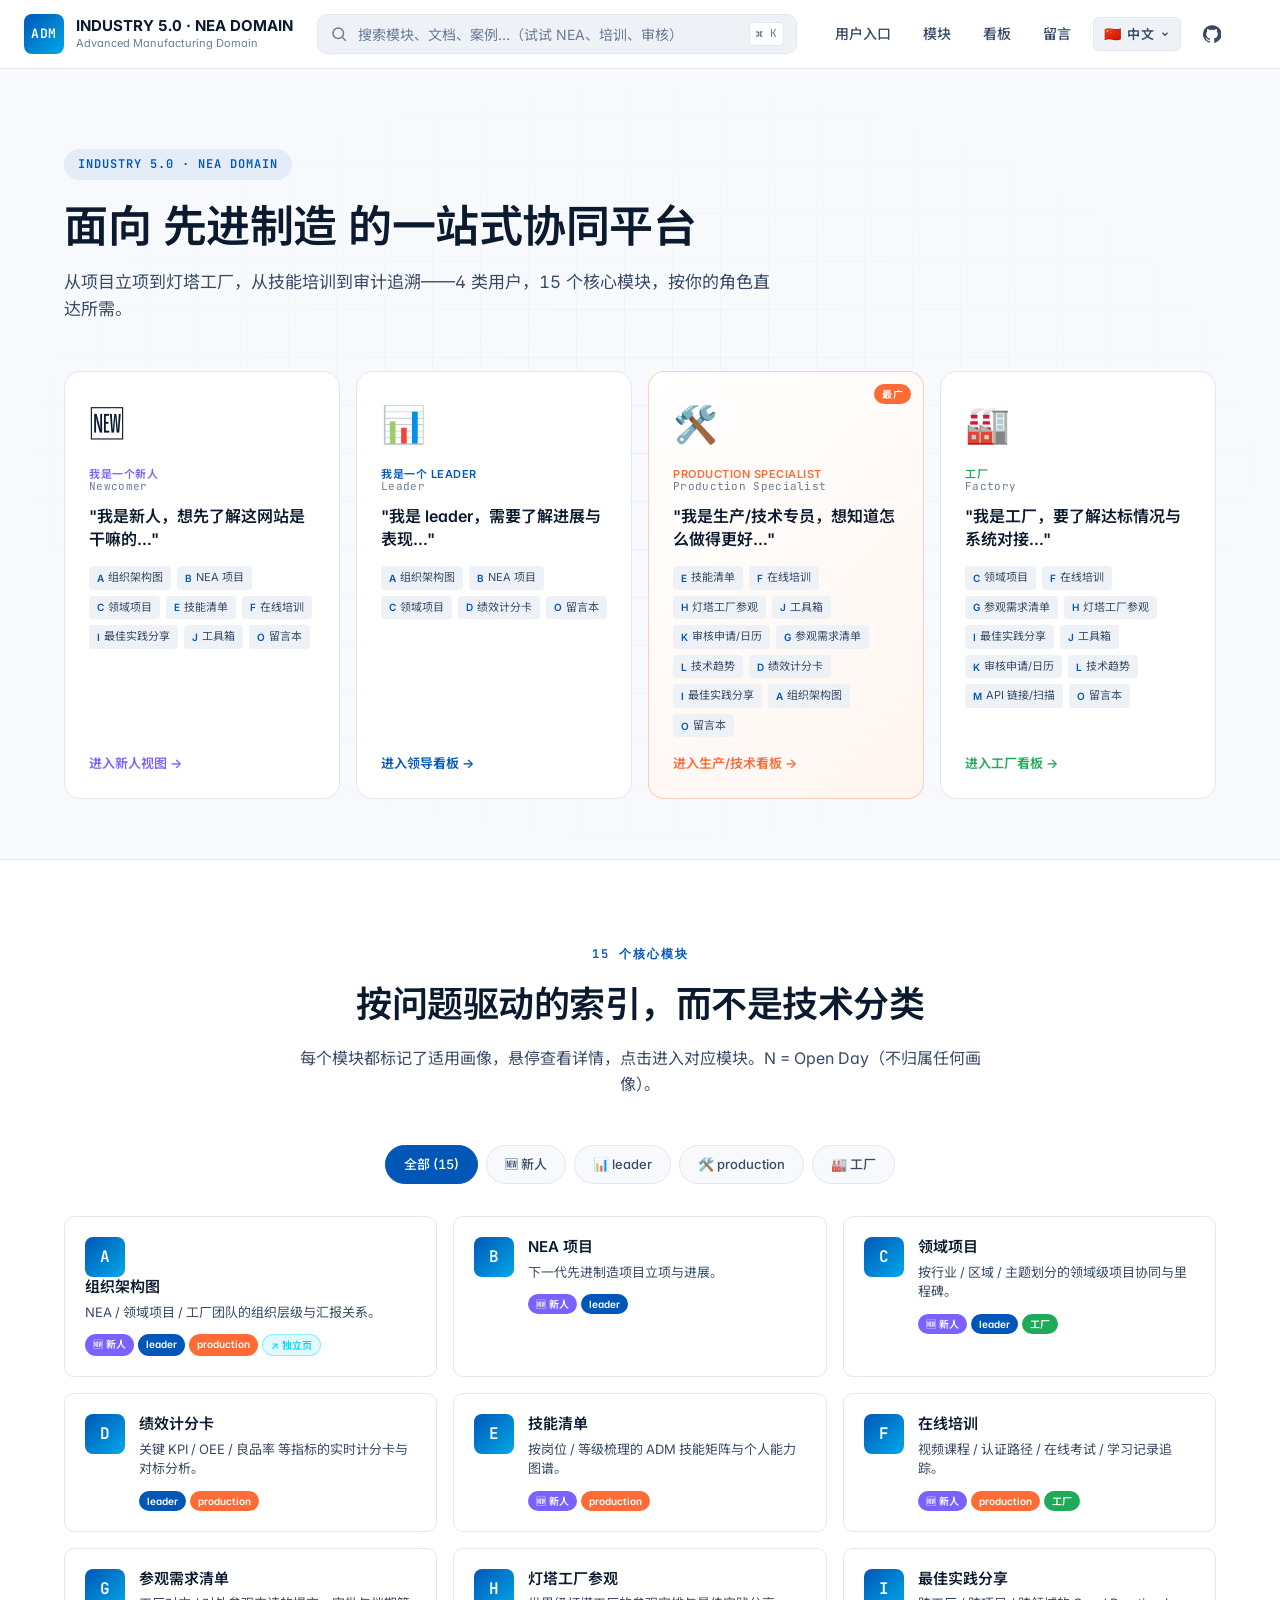
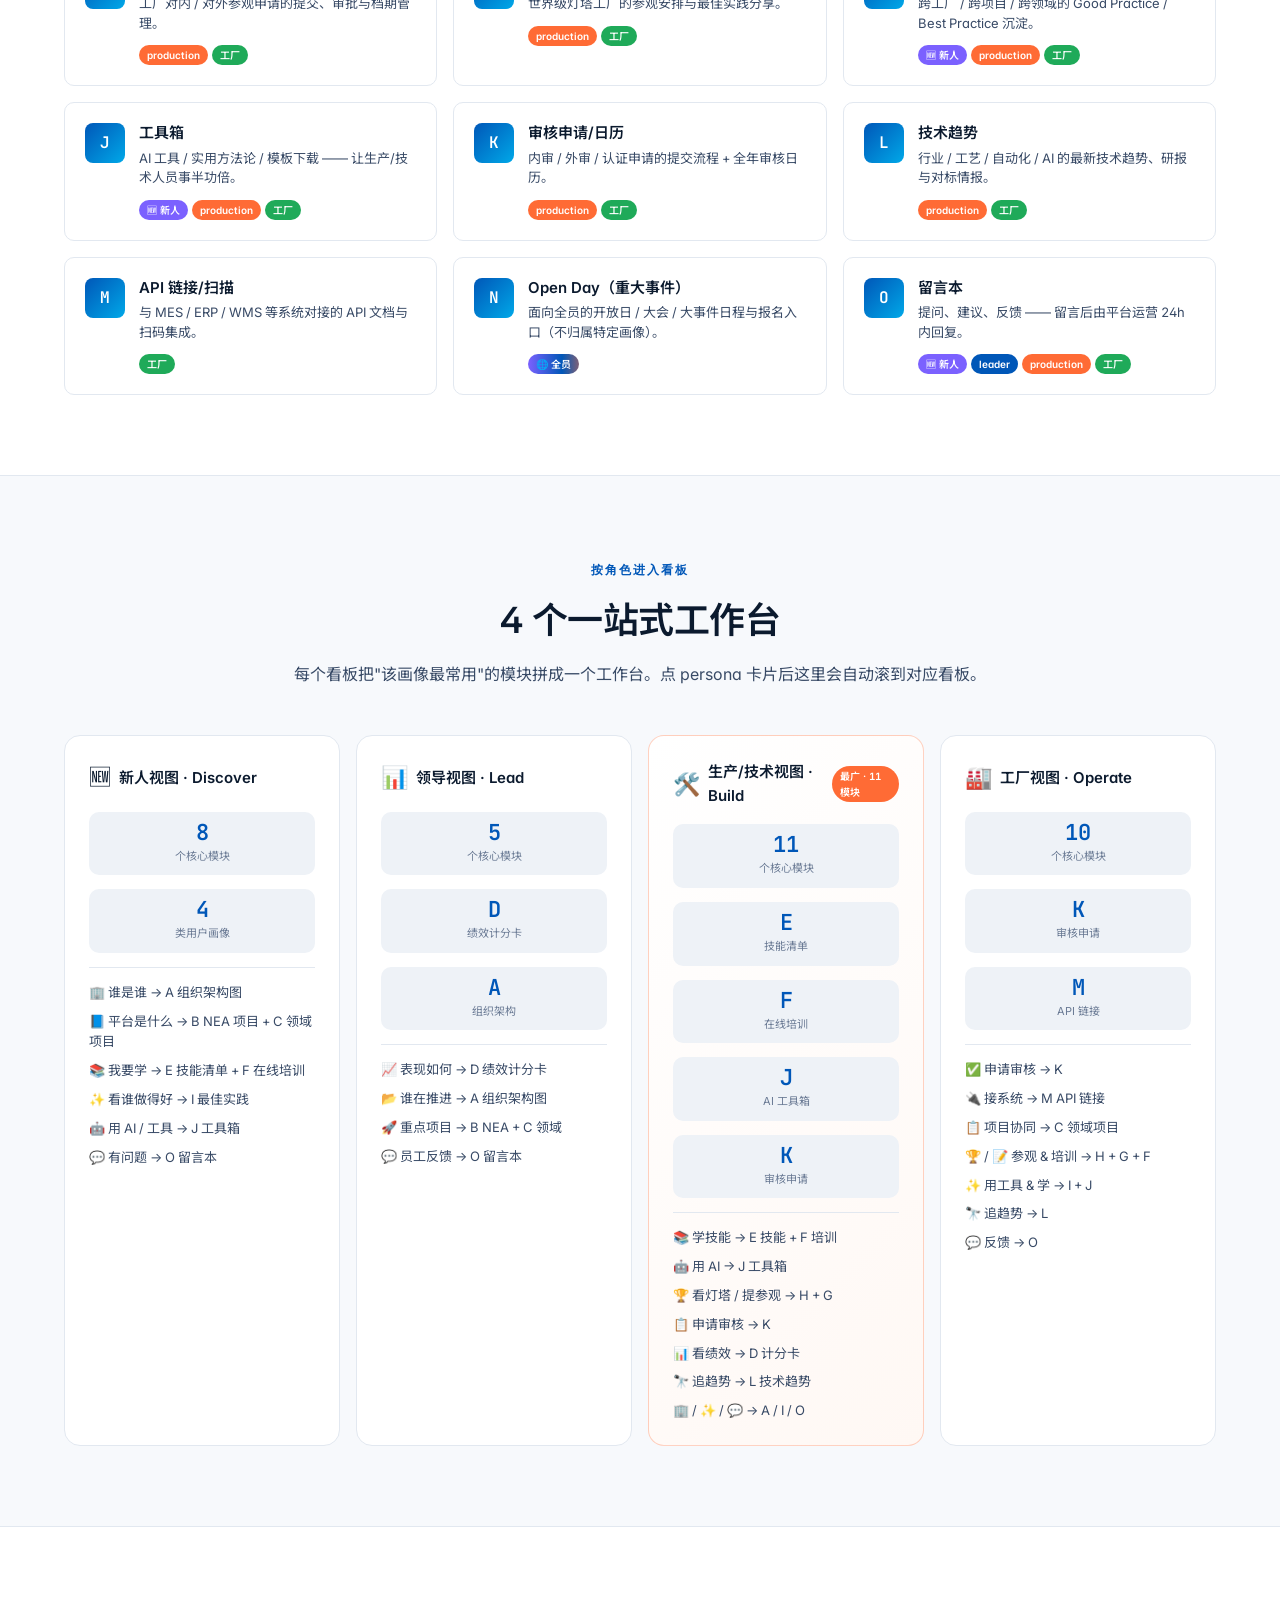
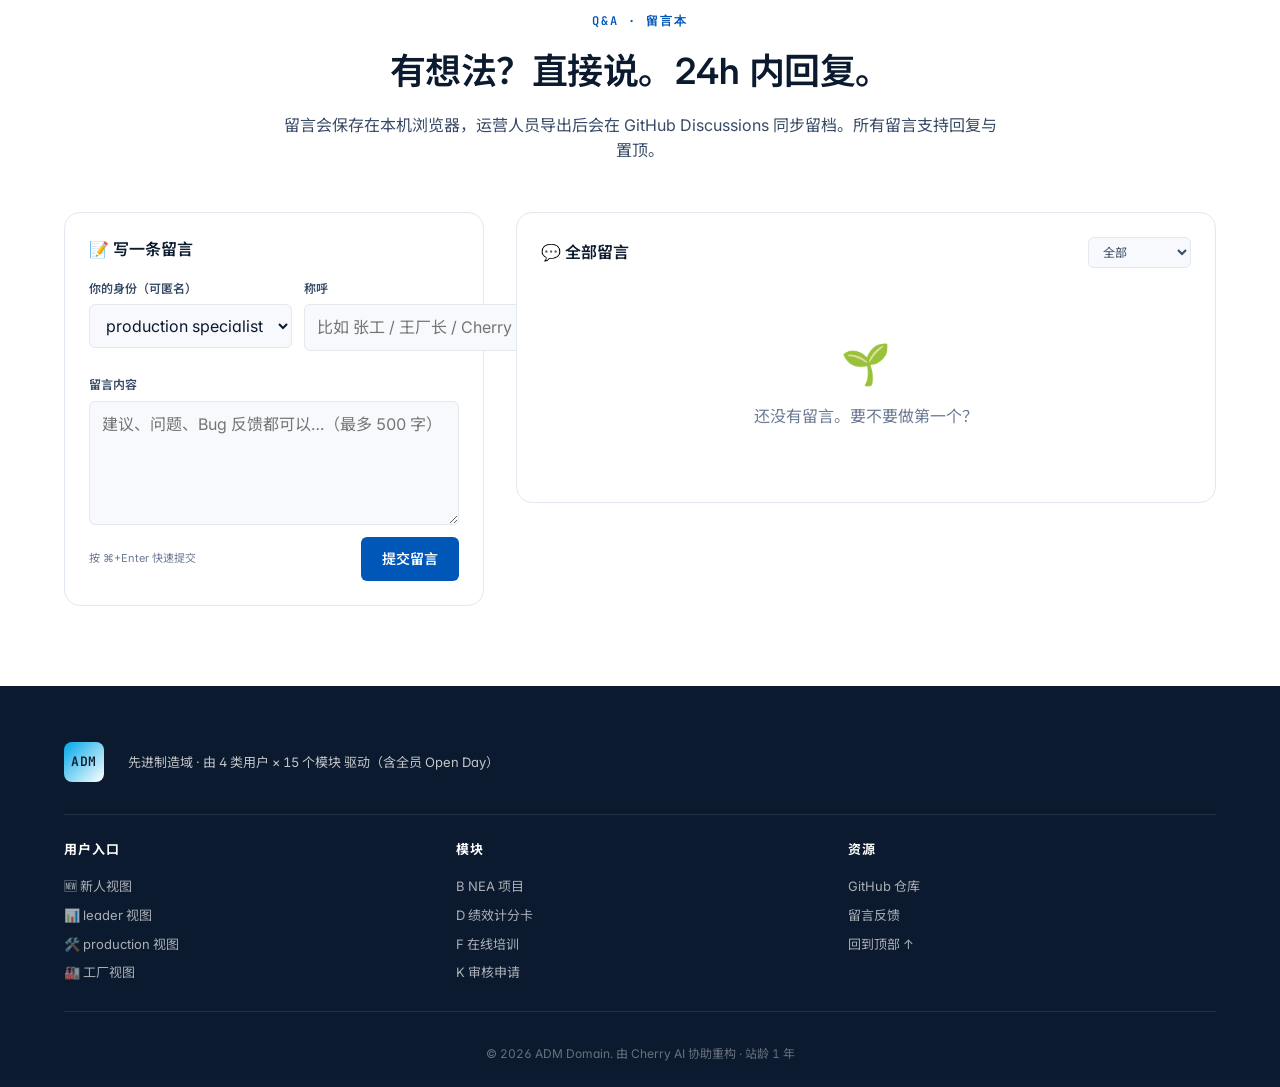
<file: index.html>
<!DOCTYPE html>
<html lang="zh-CN">
<head>
    <meta charset="UTF-8">
    <meta name="viewport" content="width=device-width, initial-scale=1.0">
    <meta http-equiv="Cache-Control" content="no-cache, no-store, must-revalidate">
    <meta http-equiv="Pragma" content="no-cache">
    <meta http-equiv="Expires" content="0">
    <title>ADM 先进制造域 · Advanced Manufacturing Domain</title>
    <meta name="description" content="面向新人 / leader / production specialist / 工厂 4 类用户画像的先进制造域平台。包含 15 个核心模块 (A-O)，按《网站用户画像》矩阵分配，N = Open Day 为全员事件。">
    <link rel="preconnect" href="https://fonts.googleapis.com">
    <link rel="preconnect" href="https://fonts.gstatic.com" crossorigin>
    <link href="https://fonts.googleapis.com/css2?family=Inter:wght@300;400;500;600;700&family=JetBrains+Mono:wght@400;500;700&family=Noto+Sans+SC:wght@300;400;500;600;700&family=Source+Han+Sans+SC:wght@300;400;500;600;700&display=swap" rel="stylesheet">
    <link rel="stylesheet" href="css/style.css">
</head>
<body>
    <!-- Skip link for a11y -->
    <a class="skip-link" href="#main" data-i18n="skip.link">跳到主要内容</a>

    <!-- ===== Header / Top Bar ===== -->
    <header class="site-header" id="top">
        <div class="header-inner">
            <a href="#top" class="brand">
                <div class="brand-mark">ADM</div>
                <div class="brand-text">
                    <div class="brand-zh" data-i18n="hero.eyebrow" style="font-weight:700;font-size:15px;line-height:1.2;">先进制造域</div>
                    <div class="brand-en">Advanced Manufacturing Domain</div>
                </div>
            </a>

            <!-- 顶部搜索 -->
            <div class="search-box" role="search">
                <svg class="search-icon" width="18" height="18" viewBox="0 0 24 24" fill="none" stroke="currentColor" stroke-width="2"><circle cx="11" cy="11" r="7"/><path d="m21 21-4.3-4.3"/></svg>
                <input id="searchInput" type="search" data-i18n-placeholder="search.placeholder" placeholder="搜索模块、文档、案例…（试试 NEA、培训、审核）" autocomplete="off" aria-label="站内搜索">
                <kbd>⌘ K</kbd>
                <div id="searchResults" class="search-results" hidden></div>
            </div>

            <nav class="primary-nav" aria-label="主导航">
                <a href="#persona" data-i18n="nav.persona">用户入口</a>
                <a href="#modules" data-i18n="nav.modules">模块</a>
                <a href="#dashboards" data-i18n="nav.dashboards">看板</a>
                <a href="#board" data-i18n="nav.board">留言</a>

                <!-- 语言选择器（默认中文，只列出 EN/FR 供切换） -->
                <div class="lang-switcher" id="langSwitcher">
                    <button class="lang-btn" id="langBtn" aria-haspopup="true" aria-expanded="false" aria-label="语言 / Language">
                        <span class="lang-flag" id="langFlag">🇨🇳</span>
                        <span class="lang-code" id="langCode">中文</span>
                        <svg width="10" height="10" viewBox="0 0 24 24" fill="none" stroke="currentColor" stroke-width="3"><path d="m6 9 6 6 6-6"/></svg>
                    </button>
                    <div class="lang-menu" id="langMenu" role="menu">
                        <button class="lang-option" data-lang="zh" role="menuitem">
                            <span class="lang-flag">🇨🇳</span>
                            <span class="lang-name">中文（默认）</span>
                            <span class="lang-sub">ZH</span>
                        </button>
                        <div class="lang-divider" role="separator"></div>
                        <button class="lang-option" data-lang="en" role="menuitem">
                            <span class="lang-flag">🇬🇧</span>
                            <span class="lang-name">English</span>
                            <span class="lang-sub">EN</span>
                        </button>
                        <button class="lang-option" data-lang="fr" role="menuitem">
                            <span class="lang-flag">🇫🇷</span>
                            <span class="lang-name">Français</span>
                            <span class="lang-sub">FR</span>
                        </button>
                    </div>
                </div>

                <a href="https://github.com/chelizi630-cmd/adm-domain" class="nav-github" aria-label="GitHub 仓库" target="_blank" rel="noopener">
                    <svg width="18" height="18" viewBox="0 0 24 24" fill="currentColor"><path d="M12 .3a12 12 0 0 0-3.8 23.38c.6.12.83-.26.83-.57v-2.02C5.7 21.7 5 19.66 5 19.66c-.55-1.4-1.34-1.77-1.34-1.77-1.1-.75.08-.74.08-.74 1.2.09 1.84 1.24 1.84 1.24 1.07 1.84 2.81 1.3 3.5 1 .1-.78.42-1.3.76-1.6-2.66-.3-5.47-1.33-5.47-5.93 0-1.31.47-2.38 1.24-3.22-.13-.3-.54-1.52.11-3.18 0 0 1.01-.32 3.3 1.23a11.5 11.5 0 0 1 6 0c2.29-1.55 3.3-1.23 3.3-1.23.65 1.66.24 2.88.12 3.18.77.84 1.23 1.91 1.23 3.22 0 4.61-2.81 5.62-5.48 5.92.43.37.81 1.1.81 2.22v3.29c0 .31.22.7.83.58A12 12 0 0 0 12 .3"/></svg>
                </a>
            </nav>

            <button class="hamburger" id="hamburger" aria-label="菜单" aria-expanded="false">
                <span></span><span></span><span></span>
            </button>
        </div>
    </header>

    <main id="main">

    <!-- ===== Hero / 平台一句话 ===== -->
    <section class="hero">
        <div class="hero-grid-bg" aria-hidden="true"></div>
        <div class="container hero-inner">
            <div class="hero-tag" data-i18n="hero.eyebrow">INDUSTRY 5.0 · NEA DOMAIN</div>
            <h1><span data-i18n="hero.title">面向 <span class="hl">先进制造</span> 的一站式协同平台</span></h1>
            <p class="hero-sub" data-i18n="hero.sub">从项目立项到灯塔工厂，从技能培训到审计追溯——4 类用户，15 个核心模块，按你的角色直达所需。</p>

            <!-- 4 入口：persona chooser -->
            <div class="persona-grid" id="persona">
                <!-- A 我是一个新人 (Newcomer) — 模块 A B C E F I J O（8） -->
                <a href="#dashboards" class="persona-card persona-A" data-persona="A">
                    <div class="persona-emoji">🆕</div>
                    <div class="persona-meta">
                        <div class="persona-tag" data-i18n="persona.A.tag">我是一个新人</div>
                        <div class="persona-en" data-i18n="persona.A.en">Newcomer</div>
                        <div class="persona-q" data-i18n="persona.A.q">"我是新人，想先了解这网站是干嘛的…"</div>
                    </div>
                    <ul class="persona-modules">
                        <li><span class="mid">A</span> <span data-i18n="mod.A.title">组织架构图</span></li><li><span class="mid">B</span> <span data-i18n="mod.B.title">NEA 项目</span></li><li><span class="mid">C</span> <span data-i18n="mod.C.title">领域项目</span></li><li><span class="mid">E</span> <span data-i18n="mod.E.title">技能清单</span></li><li><span class="mid">F</span> <span data-i18n="mod.F.title">在线培训</span></li><li><span class="mid">I</span> <span data-i18n="mod.I.title">最佳实践</span></li><li><span class="mid">J</span> <span data-i18n="mod.J.title">工具箱</span></li><li><span class="mid">O</span> <span data-i18n="mod.O.title">留言本</span></li>
                    </ul>
                    <div class="persona-cta" data-i18n="persona.A.cta">进入新人视图 →</div>
                </a>
                <!-- B 我是一个 leader — 模块 A B C D O（5） -->
                <a href="#dashboards" class="persona-card persona-B" data-persona="B">
                    <div class="persona-emoji">📊</div>
                    <div class="persona-meta">
                        <div class="persona-tag" data-i18n="persona.B.tag">我是一个 leader</div>
                        <div class="persona-en" data-i18n="persona.B.en">Leader</div>
                        <div class="persona-q" data-i18n="persona.B.q">"我是 leader，需要了解进展与表现…"</div>
                    </div>
                    <ul class="persona-modules">
                        <li><span class="mid">A</span> <span data-i18n="mod.A.title">组织架构图</span></li><li><span class="mid">B</span> <span data-i18n="mod.B.title">NEA 项目</span></li><li><span class="mid">C</span> <span data-i18n="mod.C.title">领域项目</span></li><li><span class="mid">D</span> <span data-i18n="mod.D.title">绩效计分卡</span></li><li><span class="mid">O</span> <span data-i18n="mod.O.title">留言本</span></li>
                    </ul>
                    <div class="persona-cta" data-i18n="persona.B.cta">进入领导看板 →</div>
                </a>
                <!-- C production specialist — 模块 A D E F G H I J K L O（11 最广） -->
                <a href="#dashboards" class="persona-card persona-C persona-featured" data-persona="C">
                    <div class="persona-badge" data-i18n="persona.C.badge">最广 · 11 模块</div>
                    <div class="persona-emoji">🛠️</div>
                    <div class="persona-meta">
                        <div class="persona-tag" data-i18n="persona.C.tag">production specialist</div>
                        <div class="persona-en" data-i18n="persona.C.en">Production Specialist</div>
                        <div class="persona-q" data-i18n="persona.C.q">"我是生产/技术专员，想知道怎么做得更好…"</div>
                    </div>
                    <ul class="persona-modules">
                        <li><span class="mid">E</span> <span data-i18n="mod.E.title">技能清单</span></li><li><span class="mid">F</span> <span data-i18n="mod.F.title">在线培训</span></li><li><span class="mid">H</span> <span data-i18n="mod.H.title">灯塔工厂参观</span></li><li><span class="mid">J</span> <span data-i18n="mod.J.title">工具箱</span></li><li><span class="mid">K</span> <span data-i18n="mod.K.title">审核申请</span></li><li><span class="mid">G</span> <span data-i18n="mod.G.title">参观需求清单</span></li><li><span class="mid">L</span> <span data-i18n="mod.L.title">技术趋势</span></li><li><span class="mid">D</span> <span data-i18n="mod.D.title">绩效计分卡</span></li><li><span class="mid">I</span> <span data-i18n="mod.I.title">最佳实践</span></li><li><span class="mid">A</span> <span data-i18n="mod.A.title">组织架构图</span></li><li><span class="mid">O</span> <span data-i18n="mod.O.title">留言本</span></li>
                    </ul>
                    <div class="persona-cta" data-i18n="persona.C.cta">进入生产/技术看板 →</div>
                </a>
                <!-- D 工厂 — 模块 C F G H I J K L M O（10） -->
                <a href="#dashboards" class="persona-card persona-D" data-persona="D">
                    <div class="persona-emoji">🏭</div>
                    <div class="persona-meta">
                        <div class="persona-tag" data-i18n="persona.D.tag">工厂</div>
                        <div class="persona-en" data-i18n="persona.D.en">Factory</div>
                        <div class="persona-q" data-i18n="persona.D.q">"我是工厂，要了解达标情况与系统对接…"</div>
                    </div>
                    <ul class="persona-modules">
                        <li><span class="mid">C</span> <span data-i18n="mod.C.title">领域项目</span></li><li><span class="mid">F</span> <span data-i18n="mod.F.title">在线培训</span></li><li><span class="mid">G</span> <span data-i18n="mod.G.title">参观需求清单</span></li><li><span class="mid">H</span> <span data-i18n="mod.H.title">灯塔工厂参观</span></li><li><span class="mid">I</span> <span data-i18n="mod.I.title">最佳实践</span></li><li><span class="mid">J</span> <span data-i18n="mod.J.title">工具箱</span></li><li><span class="mid">K</span> <span data-i18n="mod.K.title">审核申请</span></li><li><span class="mid">L</span> <span data-i18n="mod.L.title">技术趋势</span></li><li><span class="mid">M</span> <span data-i18n="mod.M.title">API 链接</span></li><li><span class="mid">O</span> <span data-i18n="mod.O.title">留言本</span></li>
                    </ul>
                    <div class="persona-cta" data-i18n="persona.D.cta">进入工厂看板 →</div>
                </a>
            </div>
        </div>
    </section>

    <!-- ===== 15 模块网格 ===== -->
    <section class="modules-section" id="modules">
        <div class="container">
            <div class="section-head">
                <div class="section-eyebrow" data-i18n="modules.eyebrow">15 个核心模块</div>
                <h2 data-i18n="modules.title">按问题驱动的索引，而不是技术分类</h2>
                <p data-i18n="modules.desc">每个模块都标记了适用画像，悬停查看详情，点击进入对应模块。</p>
            </div>

            <div class="module-filter" id="moduleFilter" role="tablist" aria-label="按画像筛选模块">
                <button class="filter-btn active" data-filter="all" data-i18n="filter.all">全部 (15)</button>
                <button class="filter-btn" data-filter="A" data-i18n="filter.A">🆕 新人</button>
                <button class="filter-btn" data-filter="B" data-i18n="filter.B">📊 leader</button>
                <button class="filter-btn" data-filter="C" data-i18n="filter.C">🛠️ production</button>
                <button class="filter-btn" data-filter="D" data-i18n="filter.D">🏭 工厂</button>
            </div>

            <div class="module-grid" id="moduleGrid">
                <!-- A Organization chart —— A 新人 + B leader + C production（点击跳独立页） -->
                <a class="module-card m-org" href="org-chart.html" data-modules="A" data-personas="A B C">
                    <div class="module-id">A</div>
                    <div class="module-body">
                        <h3 data-i18n="mod.A.title">组织架构图 <span class="module-en" data-i18n="mod.A.en">Organization Chart</span></h3>
                        <p data-i18n="mod.A.desc">NEA / 领域项目 / 工厂团队的组织层级与汇报关系。</p>
                        <div class="module-tags"><span class="tag-pill p-A" data-i18n="tag.A">🆕 新人</span><span class="tag-pill p-B" data-i18n="tag.B">leader</span><span class="tag-pill p-C" data-i18n="tag.C">production</span><span class="tag-pill p-link" title="点击跳转到独立页">↗ 独立页</span></div>
                    </div>
                </a>
                <!-- B NEA —— A 新人 + B leader -->
                <article class="module-card m-nea" data-modules="B" data-personas="A B">
                    <div class="module-id">B</div>
                    <div class="module-body">
                        <h3 data-i18n="mod.B.title">NEA 项目 <span class="module-en" data-i18n="mod.B.en">NEA Project</span></h3>
                        <p data-i18n="mod.B.desc">下一代先进制造项目立项与进展。</p>
                        <div class="module-tags"><span class="tag-pill p-A" data-i18n="tag.A">🆕 新人</span><span class="tag-pill p-B" data-i18n="tag.B">leader</span></div>
                    </div>
                </article>
                <!-- C Domain —— A 新人 + B leader + D 工厂 -->
                <article class="module-card m-domain" data-modules="C" data-personas="A B D">
                    <div class="module-id">C</div>
                    <div class="module-body">
                        <h3 data-i18n="mod.C.title">领域项目 <span class="module-en" data-i18n="mod.C.en">Domain Project</span></h3>
                        <p data-i18n="mod.C.desc">按行业 / 区域 / 主题划分的领域级项目协同与里程碑。</p>
                        <div class="module-tags"><span class="tag-pill p-A" data-i18n="tag.A">🆕 新人</span><span class="tag-pill p-B" data-i18n="tag.B">leader</span><span class="tag-pill p-D" data-i18n="tag.D">工厂</span></div>
                    </div>
                </article>
                <!-- D Perf report —— B leader + C production -->
                <article class="module-card m-perf" data-modules="D" data-personas="B C">
                    <div class="module-id">D</div>
                    <div class="module-body">
                        <h3 data-i18n="mod.D.title">绩效计分卡 <span class="module-en" data-i18n="mod.D.en">Performance Scorecard (DKT KPI)</span></h3>
                        <p data-i18n="mod.D.desc">关键 KPI / OEE / 良品率 等指标的实时计分卡与对标分析。</p>
                        <div class="module-tags"><span class="tag-pill p-B" data-i18n="tag.B">leader</span><span class="tag-pill p-C" data-i18n="tag.C">production</span></div>
                    </div>
                </article>
                <!-- E Skills —— A 新人 + C production -->
                <article class="module-card m-skills" data-modules="E" data-personas="A C">
                    <div class="module-id">E</div>
                    <div class="module-body">
                        <h3 data-i18n="mod.E.title">技能清单 <span class="module-en" data-i18n="mod.E.en">Skills List</span></h3>
                        <p data-i18n="mod.E.desc">按岗位 / 等级梳理的 ADM 技能矩阵与个人能力图谱。</p>
                        <div class="module-tags"><span class="tag-pill p-A" data-i18n="tag.A">🆕 新人</span><span class="tag-pill p-C" data-i18n="tag.C">production</span></div>
                    </div>
                </article>
                <!-- F Training —— A 新人 + C production + D 工厂 -->
                <article class="module-card m-training" data-modules="F" data-personas="A C D">
                    <div class="module-id">F</div>
                    <div class="module-body">
                        <h3 data-i18n="mod.F.title">在线培训 <span class="module-en" data-i18n="mod.F.en">Training Online</span></h3>
                        <p data-i18n="mod.F.desc">视频课程 / 认证路径 / 在线考试 / 学习记录追踪。</p>
                        <div class="module-tags"><span class="tag-pill p-A" data-i18n="tag.A">🆕 新人</span><span class="tag-pill p-C" data-i18n="tag.C">production</span><span class="tag-pill p-D" data-i18n="tag.D">工厂</span></div>
                    </div>
                </article>
                <!-- G Visit needs —— C production + D 工厂 -->
                <article class="module-card m-visitn" data-modules="G" data-personas="C D">
                    <div class="module-id">G</div>
                    <div class="module-body">
                        <h3 data-i18n="mod.G.title">参观需求清单 <span class="module-en" data-i18n="mod.G.en">Visit Needs List</span></h3>
                        <p data-i18n="mod.G.desc">工厂对内 / 对外参观申请的提交、审批与档期管理。</p>
                        <div class="module-tags"><span class="tag-pill p-C" data-i18n="tag.C">production</span><span class="tag-pill p-D" data-i18n="tag.D">工厂</span></div>
                    </div>
                </article>
                <!-- H Lighthouse —— C production + D 工厂 -->
                <article class="module-card m-lighthouse" data-modules="H" data-personas="C D">
                    <div class="module-id">H</div>
                    <div class="module-body">
                        <h3 data-i18n="mod.H.title">灯塔工厂参观 <span class="module-en" data-i18n="mod.H.en">Lighthouse Factory BP/GP Sharing</span></h3>
                        <p data-i18n="mod.H.desc">世界级灯塔工厂的参观安排与最佳实践分享。</p>
                        <div class="module-tags"><span class="tag-pill p-C" data-i18n="tag.C">production</span><span class="tag-pill p-D" data-i18n="tag.D">工厂</span></div>
                    </div>
                </article>
                <!-- I GP/BP —— A 新人 + C production + D 工厂（不再归属 leader） -->
                <article class="module-card m-share" data-modules="I" data-personas="A C D">
                    <div class="module-id">I</div>
                    <div class="module-body">
                        <h3 data-i18n="mod.I.title">最佳实践分享 <span class="module-en" data-i18n="mod.I.en">GP/BP Sharing</span></h3>
                        <p data-i18n="mod.I.desc">跨工厂 / 跨项目 / 跨领域的 Good Practice / Best Practice 沉淀。</p>
                        <div class="module-tags"><span class="tag-pill p-A" data-i18n="tag.A">🆕 新人</span><span class="tag-pill p-C" data-i18n="tag.C">production</span><span class="tag-pill p-D" data-i18n="tag.D">工厂</span></div>
                    </div>
                </article>
                <!-- J Tools —— A 新人 + C production + D 工厂 -->
                <article class="module-card m-tools" data-modules="J" data-personas="A C D">
                    <div class="module-id">J</div>
                    <div class="module-body">
                        <h3 data-i18n="mod.J.title">工具箱 <span class="module-en" data-i18n="mod.J.en">Tools (AI / Useful Methods)</span></h3>
                        <p data-i18n="mod.J.desc">AI 工具 / 实用方法论 / 模板下载 —— 让生产/技术人员事半功倍。</p>
                        <div class="module-tags"><span class="tag-pill p-A" data-i18n="tag.A">🆕 新人</span><span class="tag-pill p-C" data-i18n="tag.C">production</span><span class="tag-pill p-D" data-i18n="tag.D">工厂</span></div>
                    </div>
                </article>
                <!-- K Audit —— C production + D 工厂 -->
                <article class="module-card m-audit" data-modules="K" data-personas="C D">
                    <div class="module-id">K</div>
                    <div class="module-body">
                        <h3 data-i18n="mod.K.title">审核申请/日历 <span class="module-en" data-i18n="mod.K.en">Audit Application & Calendar</span></h3>
                        <p data-i18n="mod.K.desc">内审 / 外审 / 认证申请的提交流程 + 全年审核日历。</p>
                        <div class="module-tags"><span class="tag-pill p-C" data-i18n="tag.C">production</span><span class="tag-pill p-D" data-i18n="tag.D">工厂</span></div>
                    </div>
                </article>
                <!-- L Tech Trends —— C production + D 工厂（重命名：从追溯性 → 技术趋势） -->
                <article class="module-card m-trends" data-modules="L" data-personas="C D">
                    <div class="module-id">L</div>
                    <div class="module-body">
                        <h3 data-i18n="mod.L.title">技术趋势 <span class="module-en" data-i18n="mod.L.en">Tech Trends</span></h3>
                        <p data-i18n="mod.L.desc">行业 / 工艺 / 自动化 / AI 的最新技术趋势、研报与对标情报。</p>
                        <div class="module-tags"><span class="tag-pill p-C" data-i18n="tag.C">production</span><span class="tag-pill p-D" data-i18n="tag.D">工厂</span></div>
                    </div>
                </article>
                <!-- M API —— 仅 D 工厂 -->
                <article class="module-card m-api" data-modules="M" data-personas="D">
                    <div class="module-id">M</div>
                    <div class="module-body">
                        <h3 data-i18n="mod.M.title">API 链接/扫描 <span class="module-en" data-i18n="mod.M.en">API Link (Scan ABC)</span></h3>
                        <p data-i18n="mod.M.desc">与 MES / ERP / WMS 等系统对接的 API 文档与扫码集成。</p>
                        <div class="module-tags"><span class="tag-pill p-D" data-i18n="tag.D">工厂</span></div>
                    </div>
                </article>
                <!-- N Open Day —— 不归属任何画像（全员事件） -->
                <article class="module-card m-openday" data-modules="N" data-personas="">
                    <div class="module-id">N</div>
                    <div class="module-body">
                        <h3 data-i18n="mod.N.title">Open Day <small class="module-extra" data-i18n="mod.N.extra">(重大事件)</small> <span class="module-en" data-i18n="mod.N.en">Open Day (Major Events)</span></h3>
                        <p data-i18n="mod.N.desc">面向全员的开放日 / 大会 / 大事件日程与报名入口。</p>
                        <div class="module-tags"><span class="tag-pill tag-all" data-i18n="tag.all">🌐 全员</span></div>
                    </div>
                </article>
                <!-- O Q&A —— 全部画像 -->
                <article class="module-card m-qa" data-modules="O" data-personas="A B C D">
                    <div class="module-id">O</div>
                    <div class="module-body">
                        <h3 data-i18n="mod.O.title">留言本 <span class="module-en" data-i18n="mod.O.en">Q&A / Feedback</span></h3>
                        <p data-i18n="mod.O.desc">提问、建议、反馈 —— 留言后由平台运营 24h 内回复。</p>
                        <div class="module-tags"><span class="tag-pill p-A" data-i18n="tag.A">🆕 新人</span><span class="tag-pill p-B" data-i18n="tag.B">leader</span><span class="tag-pill p-C" data-i18n="tag.C">production</span><span class="tag-pill p-D" data-i18n="tag.D">工厂</span></div>
                    </div>
                </article>
            </div>
        </div>
    </section>

    <!-- ===== 4 看板预览 ===== -->
    <section class="dashboard-section" id="dashboards">
        <div class="container">
            <div class="section-head">
                <div class="section-eyebrow" data-i18n="dashboards.eyebrow">按角色进入看板</div>
                <h2 data-i18n="dashboards.title">4 个一站式工作台</h2>
                <p data-i18n="dashboards.desc">每个看板把"该画像最常用"的 4-6 个模块拼成一个工作台。点 persona 卡片后这里会自动滚到对应看板。</p>
            </div>

            <div class="dashboard-grid" id="dashboardGrid">
                <!-- A 新人 — A, B, C, E, F, I, J, O（8） -->
                <div class="dashboard-card" data-persona="A">
                    <div class="dashboard-head"><span class="d-emoji">🆕</span><h3 data-i18n="dash.A.title">新人视图 · Discover</h3></div>
                    <div class="dashboard-body">
                        <div class="kpi-mini"><div class="kpi-num">8</div><div class="kpi-label" data-i18n="dash.A.kpi1">个核心模块</div></div>
                        <div class="kpi-mini"><div class="kpi-num">4</div><div class="kpi-label" data-i18n="dash.A.kpi2">类用户画像</div></div>
                        <ul class="d-list">
                            <li data-i18n="dash.A.item1">🏢 谁是谁 → A 组织架构图</li>
                            <li data-i18n="dash.A.item2">📘 平台是什么 → B NEA 项目 + C 领域项目</li>
                            <li data-i18n="dash.A.item3">📚 我要学 → E 技能清单 + F 在线培训</li>
                            <li data-i18n="dash.A.item4">✨ 看谁做得好 → I 最佳实践</li>
                            <li data-i18n="dash.A.item5">🤖 用 AI / 工具 → J 工具箱</li>
                            <li data-i18n="dash.A.item6">💬 有问题 → O 留言本</li>
                        </ul>
                    </div>
                </div>
                <!-- B leader — A, B, C, D, O（5） -->
                <div class="dashboard-card" data-persona="B">
                    <div class="dashboard-head"><span class="d-emoji">📊</span><h3 data-i18n="dash.B.title">领导视图 · Lead</h3></div>
                    <div class="dashboard-body">
                        <div class="kpi-mini"><div class="kpi-num">5</div><div class="kpi-label" data-i18n="dash.B.kpi1">个核心模块</div></div>
                        <div class="kpi-mini"><div class="kpi-num">D</div><div class="kpi-label" data-i18n="dash.B.kpi1b">绩效计分卡</div></div>
                        <div class="kpi-mini"><div class="kpi-num">A</div><div class="kpi-label" data-i18n="dash.B.kpi2">组织架构</div></div>
                        <ul class="d-list">
                            <li data-i18n="dash.B.item1">📈 表现如何 → D 绩效计分卡</li>
                            <li data-i18n="dash.B.item2">📂 谁在推进 → A 组织架构</li>
                            <li data-i18n="dash.B.item3">🚀 重点项目 → B NEA + C 领域</li>
                            <li data-i18n="dash.B.item4">💬 员工反馈 → O 留言本</li>
                        </ul>
                    </div>
                </div>
                <!-- C production specialist — A, D, E, F, G, H, I, J, K, L, O（11） -->
                <div class="dashboard-card dashboard-featured" data-persona="C">
                    <div class="dashboard-head"><span class="d-emoji">🛠️</span><h3 data-i18n="dash.C.title">生产/技术视图 · Build</h3><span class="d-badge" data-i18n="dash.C.badge">最广 · 11 模块</span></div>
                    <div class="dashboard-body">
                        <div class="kpi-mini"><div class="kpi-num">11</div><div class="kpi-label" data-i18n="dash.C.kpi0">个核心模块</div></div>
                        <div class="kpi-mini"><div class="kpi-num">E</div><div class="kpi-label" data-i18n="dash.C.kpi1">技能清单</div></div>
                        <div class="kpi-mini"><div class="kpi-num">F</div><div class="kpi-label" data-i18n="dash.C.kpi2">在线培训</div></div>
                        <div class="kpi-mini"><div class="kpi-num">J</div><div class="kpi-label" data-i18n="dash.C.kpi3">AI 工具箱</div></div>
                        <div class="kpi-mini"><div class="kpi-num">K</div><div class="kpi-label" data-i18n="dash.C.kpi4">审核申请</div></div>
                        <ul class="d-list">
                            <li data-i18n="dash.C.item1">📚 学技能 → E 技能 + F 培训</li>
                            <li data-i18n="dash.C.item2">🤖 用 AI → J 工具箱</li>
                            <li data-i18n="dash.C.item3">🏆 看灯塔 / 提参观 → H + G</li>
                            <li data-i18n="dash.C.item4">📋 申请审核 → K</li>
                            <li data-i18n="dash.C.item5">📊 看绩效 → D 计分卡</li>
                            <li data-i18n="dash.C.item6">🔭 追趋势 → L 技术趋势</li>
                            <li data-i18n="dash.C.item7">🏢 / ✨ / 💬 → A / I / O</li>
                        </ul>
                    </div>
                </div>
                <!-- D 工厂 — C, F, G, H, I, J, K, L, M, O（10） -->
                <div class="dashboard-card" data-persona="D">
                    <div class="dashboard-head"><span class="d-emoji">🏭</span><h3 data-i18n="dash.D.title">工厂视图 · Operate</h3></div>
                    <div class="dashboard-body">
                        <div class="kpi-mini"><div class="kpi-num">10</div><div class="kpi-label" data-i18n="dash.D.kpi0">个核心模块</div></div>
                        <div class="kpi-mini"><div class="kpi-num">K</div><div class="kpi-label" data-i18n="dash.D.kpi1">审核申请</div></div>
                        <div class="kpi-mini"><div class="kpi-num">M</div><div class="kpi-label" data-i18n="dash.D.kpi2">API 链接</div></div>
                        <ul class="d-list">
                            <li data-i18n="dash.D.item1">✅ 申请审核 → K</li>
                            <li data-i18n="dash.D.item2">🔌 接系统 → M API 链接</li>
                            <li data-i18n="dash.D.item3">📋 项目协同 → C 领域项目</li>
                            <li data-i18n="dash.D.item4">🏆 / 📝 参观 & 培训 → H + G + F</li>
                            <li data-i18n="dash.D.item5">✨ 用工具 & 学 → I + J</li>
                            <li data-i18n="dash.D.item6">🔭 追趋势 → L</li>
                            <li data-i18n="dash.D.item7">💬 反馈 → O</li>
                        </ul>
                    </div>
                </div>
            </div>
        </div>
    </section>

    <!-- ===== 留言板 ===== -->
    <section class="board-section" id="board">
        <div class="container">
            <div class="section-head">
                <div class="section-eyebrow" data-i18n="board.eyebrow">Q&A · 留言本</div>
                <h2 data-i18n="board.title">有想法？直接说。24h 内回复。</h2>
                <p data-i18n="board.desc">留言会保存在本机浏览器，运营人员导出后会在 GitHub Discussions 同步留档。所有留言支持回复与置顶。</p>
            </div>

            <div class="board-layout">
                <form class="board-form" id="boardForm" novalidate>
                    <h3 data-i18n="form.h3">📝 写一条留言</h3>
                    <div class="form-row">
                        <label>
                            <span data-i18n="form.persona">你的身份（可匿名）</span>
                            <select name="persona" required>
                                <option value="A" data-i18n="persona.A.tag">🆕 我是一个新人</option>
                                <option value="B" data-i18n="persona.B.tag">📊 我是一个 leader</option>
                                <option value="C" selected data-i18n="persona.C.tag">🛠️ production specialist</option>
                                <option value="D" data-i18n="persona.D.tag">🏭 工厂</option>
                            </select>
                        </label>
                        <label>
                            <span data-i18n="form.name">称呼</span>
                            <input type="text" name="name" data-i18n-placeholder="form.name.placeholder" placeholder="比如 张工 / 王厂长" maxlength="20" required>
                        </label>
                    </div>
                    <label>
                        <span data-i18n="form.message">留言内容</span>
                        <textarea name="message" rows="4" data-i18n-placeholder="form.message.placeholder" placeholder="建议、问题、Bug 反馈都可以…（最多 500 字）" maxlength="500" required></textarea>
                    </label>
                    <div class="form-actions">
                        <span class="form-hint" data-i18n="form.hint">按 ⌘+Enter 快速提交</span>
                        <button type="submit" class="btn btn-primary" data-i18n="form.submit">提交留言</button>
                    </div>
                </form>

                <div class="board-list-wrap">
                    <div class="board-list-head">
                        <h3 data-i18n="list.h3">💬 全部留言 <span class="count-badge" id="msgCount">0</span></h3>
                        <select id="msgFilter" class="msg-filter">
                            <option value="all" data-i18n="list.filter.all">全部</option>
                            <option value="A" data-i18n="list.filter.A">🆕 新人</option>
                            <option value="B" data-i18n="list.filter.B">leader</option>
                            <option value="C" data-i18n="list.filter.C">production</option>
                            <option value="D" data-i18n="list.filter.D">工厂</option>
                        </select>
                    </div>
                    <ul class="board-list" id="boardList" aria-live="polite"></ul>
                    <div class="board-empty" id="boardEmpty">
                        <div class="empty-emoji" data-i18n="list.empty.emoji">🌱</div>
                        <p data-i18n="list.empty">还没有留言。要不要做第一个？</p>
                    </div>
                </div>
            </div>
        </div>
    </section>

    </main>

    <!-- ===== Footer ===== -->
    <footer class="site-footer">
        <div class="container footer-inner">
            <div class="footer-brand">
                <div class="brand-mark">ADM</div>
                <p data-i18n="footer.tagline">先进制造域 · 由 4 类用户 × 15 个模块 驱动</p>
            </div>
            <div class="footer-cols">
                <div>
                    <h4 data-i18n="footer.col1.title">用户入口</h4>
                    <a href="#persona" data-i18n="footer.col1.l1">🆕 新人视图</a>
                    <a href="#persona" data-i18n="footer.col1.l2">📊 leader 视图</a>
                    <a href="#persona" data-i18n="footer.col1.l3">🛠️ production 视图</a>
                    <a href="#persona" data-i18n="footer.col1.l4">🏭 工厂视图</a>
                </div>
                <div>
                    <h4 data-i18n="footer.col2.title">模块</h4>
                    <a href="#modules" data-i18n="footer.col2.l1">B NEA 项目</a>
                    <a href="#modules" data-i18n="footer.col2.l2">D 绩效计分卡</a>
                    <a href="#modules" data-i18n="footer.col2.l3">F 在线培训</a>
                    <a href="#modules" data-i18n="footer.col2.l4">K 审核申请</a>
                </div>
                <div>
                    <h4 data-i18n="footer.col3.title">资源</h4>
                    <a href="https://github.com/chelizi630-cmd/adm-domain" target="_blank" rel="noopener" data-i18n="footer.col3.l1">GitHub 仓库</a>
                    <a href="#board" data-i18n="footer.col3.l2">留言反馈</a>
                    <a href="#top" data-i18n="footer.col3.l3">回到顶部 ↑</a>
                </div>
            </div>
            <div class="footer-bottom">
                <p data-i18n="footer.bottom">© 2026 ADM Domain. 由 Cherry AI 协助重构 · v2.0 升级至《网站用户画像》矩阵 · 站龄 1 年</p>
            </div>
        </div>
    </footer>

    <script src="i18n.js?v=4"></script>
    <script src="js/main.js?v=4"></script>
</body>
</html>
</file>
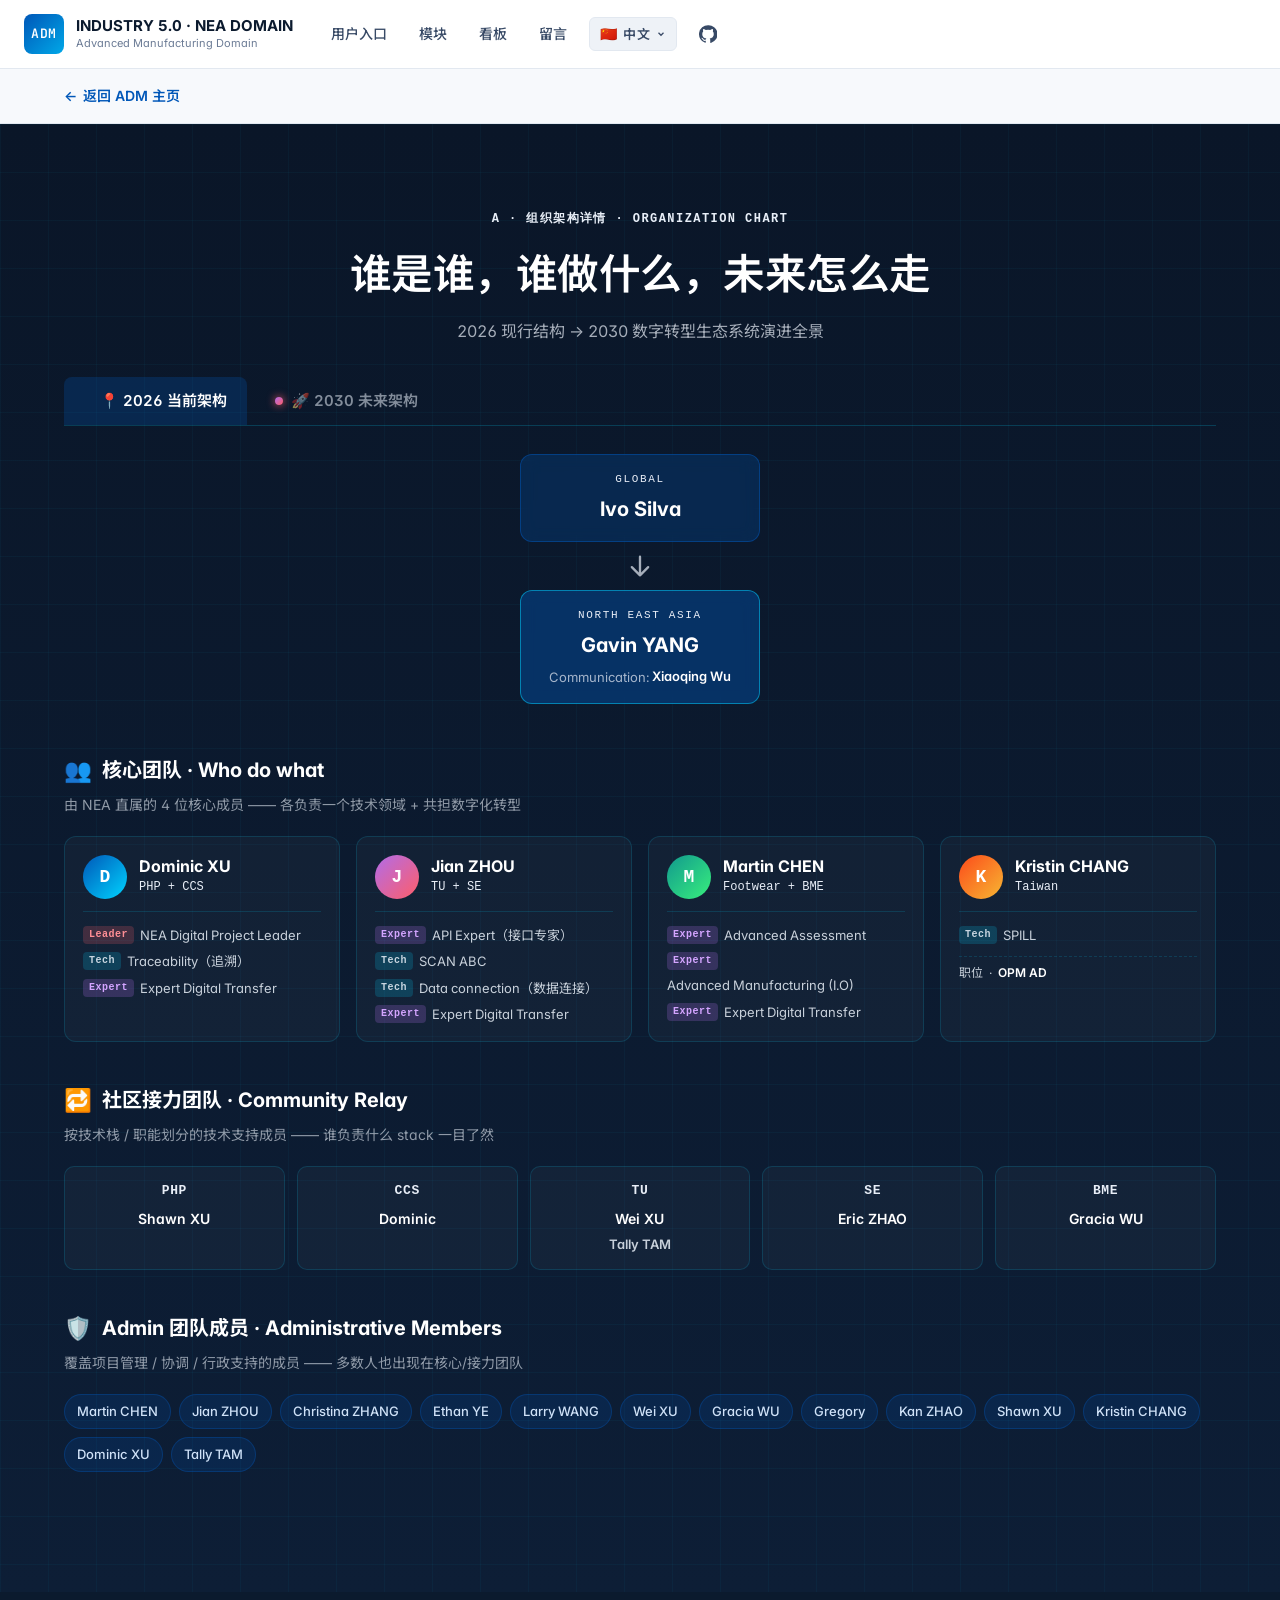
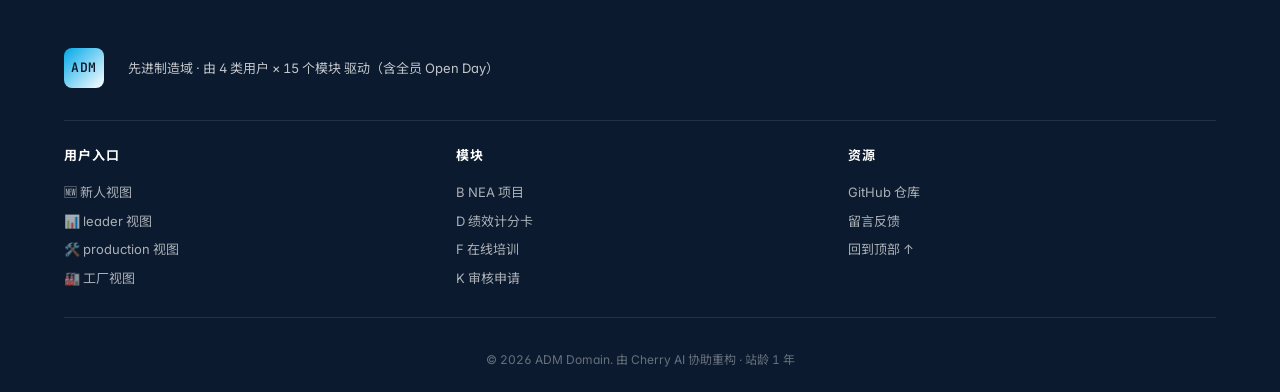
<file: org-chart.html>
<!DOCTYPE html>
<html lang="zh-CN">
<head>
    <meta charset="UTF-8">
    <meta name="viewport" content="width=device-width, initial-scale=1.0">
    <meta http-equiv="Cache-Control" content="no-cache, no-store, must-revalidate">
    <meta http-equiv="Pragma" content="no-cache">
    <meta http-equiv="Expires" content="0">
    <title data-i18n="orgA.page.title">A 组织架构图 · ADM 先进制造域</title>
    <meta name="description" data-i18n-attr="content" data-i18n="orgA.page.desc" content="ADM 域 A 组织架构详情：2026 当前组织结构 + 2030 数字转型生态系统演进全景。">
    <link rel="preconnect" href="https://fonts.googleapis.com">
    <link rel="preconnect" href="https://fonts.gstatic.com" crossorigin>
    <link href="https://fonts.googleapis.com/css2?family=Inter:wght@300;400;500;600;700&family=JetBrains+Mono:wght@400;500;700&family=Noto+Sans+SC:wght@300;400;500;600;700&family=Source+Han+Sans+SC:wght@300;400;500;600;700&display=swap" rel="stylesheet">
    <link rel="stylesheet" href="css/style.css?v=4">
    <style>
        /* Standalone page back-link bar (above section) */
        .org-page-back {
            background: var(--bg, #f7f9fc);
            border-bottom: 1px solid var(--line, #e6ebf2);
            padding: 14px 0;
        }
        .org-page-back a {
            color: var(--primary, #0057B8);
            text-decoration: none;
            font-weight: 600;
            font-size: 14px;
            display: inline-flex;
            align-items: center;
            gap: 6px;
            transition: color 0.2s ease, transform 0.2s ease;
        }
        .org-page-back a:hover {
            color: var(--cyan, #00D4FF);
            transform: translateX(-3px);
        }
    </style>
</head>
<body>
    <a class="skip-link" href="#main" data-i18n="skip.link">跳到主要内容</a>

    <header class="site-header" id="top">
        <div class="header-inner">
            <a href="index.html" class="brand">
                <div class="brand-mark">ADM</div>
                <div class="brand-text">
                    <div class="brand-zh" data-i18n="hero.eyebrow" style="font-weight:700;font-size:15px;line-height:1.2;">先进制造域</div>
                    <div class="brand-en">Advanced Manufacturing Domain</div>
                </div>
            </a>

            <nav class="primary-nav" aria-label="主导航">
                <a href="index.html#persona" data-i18n="nav.persona">用户入口</a>
                <a href="index.html#modules" data-i18n="nav.modules">模块</a>
                <a href="index.html#dashboards" data-i18n="nav.dashboards">看板</a>
                <a href="index.html#board" data-i18n="nav.board">留言</a>

                <div class="lang-switcher" id="langSwitcher">
                    <button class="lang-btn" id="langBtn" aria-haspopup="true" aria-expanded="false" aria-label="语言 / Language">
                        <span class="lang-flag" id="langFlag">🇨🇳</span>
                        <span class="lang-code" id="langCode">中文</span>
                        <svg width="10" height="10" viewBox="0 0 24 24" fill="none" stroke="currentColor" stroke-width="3"><path d="m6 9 6 6 6-6"/></svg>
                    </button>
                    <div class="lang-menu" id="langMenu" role="menu">
                        <button class="lang-option" data-lang="zh" role="menuitem">
                            <span class="lang-flag">🇨🇳</span>
                            <span class="lang-name">中文（默认）</span>
                            <span class="lang-sub">ZH</span>
                        </button>
                        <div class="lang-divider" role="separator"></div>
                        <button class="lang-option" data-lang="en" role="menuitem">
                            <span class="lang-flag">🇬🇧</span>
                            <span class="lang-name">English</span>
                            <span class="lang-sub">EN</span>
                        </button>
                        <button class="lang-option" data-lang="fr" role="menuitem">
                            <span class="lang-flag">🇫🇷</span>
                            <span class="lang-name">Français</span>
                            <span class="lang-sub">FR</span>
                        </button>
                    </div>
                </div>

                <a href="https://github.com/chelizi630-cmd/adm-domain" class="nav-github" aria-label="GitHub 仓库" target="_blank" rel="noopener">
                    <svg width="18" height="18" viewBox="0 0 24 24" fill="currentColor"><path d="M12 .3a12 12 0 0 0-3.8 23.38c.6.12.83-.26.83-.57v-2.02C5.7 21.7 5 19.66 5 19.66c-.55-1.4-1.34-1.77-1.34-1.77-1.1-.75.08-.74.08-.74 1.2.09 1.84 1.24 1.84 1.24 1.07 1.84 2.81 1.3 3.5 1 .1-.78.42-1.3.76-1.6-2.66-.3-5.47-1.33-5.47-5.93 0-1.31.47-2.38 1.24-3.22-.13-.3-.54-1.52.11-3.18 0 0 1.01-.32 3.3 1.23a11.5 11.5 0 0 1 6 0c2.29-1.55 3.3-1.23 3.3-1.23.65 1.66.24 2.88.12 3.18.77.84 1.23 1.91 1.23 3.22 0 4.61-2.81 5.62-5.48 5.92.43.37.81 1.1.81 2.22v3.29c0 .31.22.7.83.58A12 12 0 0 0 12 .3"/></svg>
                </a>
            </nav>

            <button class="hamburger" id="hamburger" aria-label="菜单" aria-expanded="false">
                <span></span><span></span><span></span>
            </button>
        </div>
    </header>

    <main id="main">
        <div class="org-page-back">
            <div class="container">
                <a href="index.html" aria-label="返回主页">← <span data-i18n="orgA.back">返回 ADM 主页</span></a>
            </div>
        </div>

        <section class="org-section">
            <div class="container">
                <div class="section-head">
                    <div class="section-eyebrow" data-i18n="orgA.eyebrow">A · 组织架构详情 · Organization Chart</div>
                    <h2 data-i18n="orgA.title">谁是谁，谁做什么，未来怎么走</h2>
                    <p data-i18n="orgA.desc">2026 现行结构 → 2030 数字转型生态系统演进全景</p>
                </div>

                <div class="org-tabs" role="tablist">
                    <button type="button" class="org-tab active" data-tab="now" role="tab" aria-selected="true">
                        <span class="org-tab-dot now"></span>
                        <span data-i18n="orgA.tab.now">📍 2026 当前架构</span>
                    </button>
                    <button type="button" class="org-tab" data-tab="future" role="tab" aria-selected="false">
                        <span class="org-tab-dot future"></span>
                        <span data-i18n="orgA.tab.future">🚀 2030 未来架构</span>
                    </button>
                </div>

                <div class="org-view" data-view="now">
                    <div class="org-hierarchy">
                        <div class="org-box org-global">
                            <div class="org-tier" data-i18n="orgA.tier.global">Global</div>
                            <div class="org-name">Ivo Silva</div>
                        </div>
                        <div class="org-arrow-down" aria-hidden="true">
                            <svg viewBox="0 0 24 24" width="28" height="28"><path d="M12 4v16M5 13l7 7 7-7" stroke="currentColor" stroke-width="2" fill="none" stroke-linecap="round" stroke-linejoin="round"/></svg>
                        </div>
                        <div class="org-box org-nea">
                            <div class="org-tier" data-i18n="orgA.tier.nea">North East Asia</div>
                            <div class="org-name">Gavin YANG</div>
                            <div class="org-comms">Communication: <strong>Xiaoqing Wu</strong></div>
                        </div>
                    </div>

                    <div class="org-block">
                        <h3 class="org-block-title">
                            <span class="org-block-icon">👥</span>
                            <span data-i18n="orgA.core.title">核心团队 · Who do what</span>
                        </h3>
                        <p class="org-block-sub" data-i18n="orgA.core.sub">由 NEA 直属的 4 位核心成员 —— 各负责一个技术领域 + 共担数字化转型</p>
                        <div class="org-core-grid">
                            <div class="org-core-card">
                                <div class="org-core-head">
                                    <div class="org-core-avatar c1">D</div>
                                    <div>
                                        <div class="org-core-name">Dominic XU</div>
                                        <div class="org-core-community">PHP + CCS</div>
                                    </div>
                                </div>
                                <ul class="org-core-roles">
                                    <li><span class="role-tag r-lead">Leader</span> <span data-i18n="orgA.role.NEA_PM">NEA Digital Project Leader</span></li>
                                    <li><span class="role-tag r-tech">Tech</span> <span data-i18n="orgA.role.trace">Traceability</span></li>
                                    <li><span class="role-tag r-expert">Expert</span> Expert Digital Transfer</li>
                                </ul>
                            </div>
                            <div class="org-core-card">
                                <div class="org-core-head">
                                    <div class="org-core-avatar c2">J</div>
                                    <div>
                                        <div class="org-core-name">Jian ZHOU</div>
                                        <div class="org-core-community">TU + SE</div>
                                    </div>
                                </div>
                                <ul class="org-core-roles">
                                    <li><span class="role-tag r-expert">Expert</span> <span data-i18n="orgA.role.api">API Expert</span></li>
                                    <li><span class="role-tag r-tech">Tech</span> SCAN ABC</li>
                                    <li><span class="role-tag r-tech">Tech</span> <span data-i18n="orgA.role.dataconn">Data connection</span></li>
                                    <li><span class="role-tag r-expert">Expert</span> Expert Digital Transfer</li>
                                </ul>
                            </div>
                            <div class="org-core-card">
                                <div class="org-core-head">
                                    <div class="org-core-avatar c3">M</div>
                                    <div>
                                        <div class="org-core-name">Martin CHEN</div>
                                        <div class="org-core-community">Footwear + BME</div>
                                    </div>
                                </div>
                                <ul class="org-core-roles">
                                    <li><span class="role-tag r-expert">Expert</span> Advanced Assessment</li>
                                    <li><span class="role-tag r-expert">Expert</span> Advanced Manufacturing (I.O)</li>
                                    <li><span class="role-tag r-expert">Expert</span> Expert Digital Transfer</li>
                                </ul>
                            </div>
                            <div class="org-core-card">
                                <div class="org-core-head">
                                    <div class="org-core-avatar c4">K</div>
                                    <div>
                                        <div class="org-core-name">Kristin CHANG</div>
                                        <div class="org-core-community">Taiwan</div>
                                    </div>
                                </div>
                                <ul class="org-core-roles">
                                    <li><span class="role-tag r-tech">Tech</span> SPILL</li>
                                    <li class="org-core-extra"><span data-i18n="orgA.role.title">职位</span> · <strong>OPM AD</strong></li>
                                </ul>
                            </div>
                        </div>
                    </div>

                    <div class="org-block">
                        <h3 class="org-block-title">
                            <span class="org-block-icon">🔁</span>
                            <span data-i18n="orgA.relay.title">社区接力团队 · Community Relay</span>
                        </h3>
                        <p class="org-block-sub" data-i18n="orgA.relay.sub">按技术栈 / 职能划分的技术支持成员 —— 谁负责什么 stack 一目了然</p>
                        <div class="org-relay-grid">
                            <div class="org-relay-cell"><div class="org-relay-tech">PHP</div><div class="org-relay-name">Shawn XU</div></div>
                            <div class="org-relay-cell"><div class="org-relay-tech">CCS</div><div class="org-relay-name">Dominic</div></div>
                            <div class="org-relay-cell org-relay-multi">
                                <div class="org-relay-tech">TU</div>
                                <div class="org-relay-name">Wei XU</div>
                                <div class="org-relay-name">Tally TAM</div>
                            </div>
                            <div class="org-relay-cell"><div class="org-relay-tech">SE</div><div class="org-relay-name">Eric ZHAO</div></div>
                            <div class="org-relay-cell"><div class="org-relay-tech">BME</div><div class="org-relay-name">Gracia WU</div></div>
                        </div>
                    </div>

                    <div class="org-block">
                        <h3 class="org-block-title">
                            <span class="org-block-icon">🛡️</span>
                            <span data-i18n="orgA.admin.title">Admin 团队成员 · Administrative Members</span>
                        </h3>
                        <p class="org-block-sub" data-i18n="orgA.admin.sub">覆盖项目管理 / 协调 / 行政支持的成员 —— 多数人也出现在核心/接力团队</p>
                        <div class="org-admin-cloud">
                            <span class="org-admin-tag">Martin CHEN</span>
                            <span class="org-admin-tag">Jian ZHOU</span>
                            <span class="org-admin-tag">Christina ZHANG</span>
                            <span class="org-admin-tag">Ethan YE</span>
                            <span class="org-admin-tag">Larry WANG</span>
                            <span class="org-admin-tag">Wei XU</span>
                            <span class="org-admin-tag">Gracia WU</span>
                            <span class="org-admin-tag">Gregory</span>
                            <span class="org-admin-tag">Kan ZHAO</span>
                            <span class="org-admin-tag">Shawn XU</span>
                            <span class="org-admin-tag">Kristin CHANG</span>
                            <span class="org-admin-tag">Dominic XU</span>
                            <span class="org-admin-tag">Tally TAM</span>
                        </div>
                    </div>
                </div>

                <div class="org-view" data-view="future" hidden>
                    <h3 class="org-future-title">
                        <span data-i18n="orgA.future.title">数字转型生态系统 · 6 Layer</span>
                    </h3>
                    <p class="org-future-sub" data-i18n="orgA.future.sub">从核心总监到外部合作伙伴的 6 层同心圆 —— 辐射式生态</p>

                    <div class="org-6layer-wrap">
                        <div class="org-6layer" role="img" aria-label="6 Layer Digital Transformation Ecosystem">
                            <div class="org-layer org-layer-6">
                                <span class="org-layer-badge">L6</span>
                            </div>
                            <div class="org-layer org-layer-5">
                                <span class="org-layer-badge">L5</span>
                            </div>
                            <div class="org-layer org-layer-4">
                                <span class="org-layer-badge">L4</span>
                            </div>
                            <div class="org-layer org-layer-3">
                                <span class="org-layer-badge">L3</span>
                            </div>
                            <div class="org-layer org-layer-2">
                                <span class="org-layer-badge">L2</span>
                            </div>
                            <div class="org-layer org-layer-1">
                                <div class="org-layer-content">
                                    <div class="org-layer-num">L1</div>
                                    <div class="org-layer-tag" data-i18n="orgA.layer1.tag">数字总监</div>
                                    <div class="org-layer-en">Director</div>
                                </div>
                            </div>
                        </div>

                        <div class="org-layer-defs">
                            <h4 data-i18n="orgA.defs.title">6 层职责定义</h4>
                            <dl>
                                <dt><span class="lbl lbl-1">L1</span> <span data-i18n="orgA.layer1.dt">数字转型总监</span></dt>
                                <dd data-i18n="orgA.layer1.dd">统筹全球数字战略和生态系统的一致性</dd>
                                <dt><span class="lbl lbl-2">L2</span> <span data-i18n="orgA.layer2.dt">D2MS 专家</span></dt>
                                <dd data-i18n="orgA.layer2.dd">衔接技术标准与卓越运营</dd>
                                <dt><span class="lbl lbl-3">L3</span> <span data-i18n="orgA.layer3.dt">内部 / 外部技术专家</span></dt>
                                <dd data-i18n="orgA.layer3.dd">专注于新的技术诀窍（如面板供应商）</dd>
                                <dt><span class="lbl lbl-4">L4</span> <span data-i18n="orgA.layer4.dt">项目组长 / 中继</span></dt>
                                <dd data-i18n="orgA.layer4.dd">启动并推动跨部门的关键领域项目</dd>
                                <dt><span class="lbl lbl-5">L5</span> <span data-i18n="orgA.layer5.dt">外部技术专家</span></dt>
                                <dd data-i18n="orgA.layer5.dd">包括大学、专业供应商和咨询公司</dd>
                                <dt><span class="lbl lbl-6">L6</span> <span data-i18n="orgA.layer6.dt">外部公司</span></dt>
                                <dd data-i18n="orgA.layer6.dd">为生态系统提供动力的软件与硬件解决方案商</dd>
                            </dl>
                        </div>
                    </div>

                    <h3 class="org-evo-title" data-i18n="orgA.evo.title">5 阶段演进路径 · Evolution Path</h3>
                    <p class="org-future-sub" data-i18n="orgA.evo.sub">从专家画像到生态系统构建的逐步落地</p>
                    <div class="org-evo-path">
                        <div class="org-evo-step org-evo-step-active">
                            <div class="org-evo-num">1</div>
                            <div class="org-evo-name" data-i18n="orgA.evo.1.name">专家目录 / 人才画像</div>
                            <div class="org-evo-en">Expert Directory / Talent Mapping</div>
                        </div>
                        <div class="org-evo-arrow" aria-hidden="true">→</div>
                        <div class="org-evo-step">
                            <div class="org-evo-num">2</div>
                            <div class="org-evo-name" data-i18n="orgA.evo.2.name">知识库 / 中央资源</div>
                            <div class="org-evo-en">Knowledge Hub / Central Resources</div>
                        </div>
                        <div class="org-evo-arrow" aria-hidden="true">→</div>
                        <div class="org-evo-step">
                            <div class="org-evo-num">3</div>
                            <div class="org-evo-name" data-i18n="orgA.evo.3.name">专家目录（深化）</div>
                            <div class="org-evo-en">Expert Directory (Deepened)</div>
                        </div>
                        <div class="org-evo-arrow" aria-hidden="true">→</div>
                        <div class="org-evo-step">
                            <div class="org-evo-num">4</div>
                            <div class="org-evo-name" data-i18n="orgA.evo.4.name">认证 / 标准化验证</div>
                            <div class="org-evo-en">Certification / Standardized Validation</div>
                        </div>
                        <div class="org-evo-arrow" aria-hidden="true">→</div>
                        <div class="org-evo-step org-evo-step-goal">
                            <div class="org-evo-num">5</div>
                            <div class="org-evo-name" data-i18n="orgA.evo.5.name">生态系统构建</div>
                            <div class="org-evo-en">Ecosystem Build</div>
                        </div>
                    </div>
                </div>
            </div>
        </section>
    </main>

    <footer class="site-footer">
        <div class="container footer-inner">
            <div class="footer-brand">
                <div class="brand-mark">ADM</div>
                <p data-i18n="footer.tagline">先进制造域 · 由 4 类用户 × 15 个模块 驱动</p>
            </div>
            <div class="footer-cols">
                <div>
                    <h4 data-i18n="footer.col1.title">用户入口</h4>
                    <a href="index.html#persona" data-i18n="footer.col1.l1">🆕 新人视图</a>
                    <a href="index.html#persona" data-i18n="footer.col1.l2">📊 leader 视图</a>
                    <a href="index.html#persona" data-i18n="footer.col1.l3">🛠️ production 视图</a>
                    <a href="index.html#persona" data-i18n="footer.col1.l4">🏭 工厂视图</a>
                </div>
                <div>
                    <h4 data-i18n="footer.col2.title">模块</h4>
                    <a href="index.html#modules" data-i18n="footer.col2.l1">B NEA 项目</a>
                    <a href="index.html#modules" data-i18n="footer.col2.l2">D 绩效计分卡</a>
                    <a href="index.html#modules" data-i18n="footer.col2.l3">F 在线培训</a>
                    <a href="index.html#modules" data-i18n="footer.col2.l4">K 审核申请</a>
                </div>
                <div>
                    <h4 data-i18n="footer.col3.title">资源</h4>
                    <a href="https://github.com/chelizi630-cmd/adm-domain" target="_blank" rel="noopener" data-i18n="footer.col3.l1">GitHub 仓库</a>
                    <a href="index.html#board" data-i18n="footer.col3.l2">留言反馈</a>
                    <a href="#top" data-i18n="footer.col3.l3">回到顶部 ↑</a>
                </div>
            </div>
            <div class="footer-bottom">
                <p data-i18n="footer.bottom">© 2026 ADM Domain. 由 Cherry AI 协助重构 · v2.0 升级至《网站用户画像》矩阵 · 站龄 1 年</p>
            </div>
        </div>
    </footer>

    <script src="i18n.js?v=4"></script>
    <script src="js/org-chart.js?v=4"></script>
</body>
</html>
</file>
<file: css/style.css>
/* ============================================================
   ADM Domain — Style (v2)
   设计原则：
   1. 浅色专业工业风（不再赛博朋克）
   2. 工业蓝主色 + 强调色 = 信任 + 科技
   3. 4 个 persona 配色差异化（A 紫 / B 蓝 / C 橙 / D 绿）
   4. 8px 网格 + 12px 圆角 + 微阴影 = 现代企业级
   ============================================================ */

:root {
    /* 工业蓝主色系 */
    --primary: #0057B8;
    --primary-dark: #003D7A;
    --primary-light: #4D8FD9;
    --accent: #00A8E8;
    --accent-glow: rgba(0, 168, 232, 0.18);

    /* 4 画像配色 —— 按图片《网站用户画像》 */
    --p-A: #7B61FF;   /* A = 我是一个新人 (Newcomer) - 紫 */
    --p-B: #0057B8;   /* B = 我是一个 leader - 蓝 */
    --p-C: #FF6B35;   /* C = production specialist - 橙 */
    --p-D: #1FAA59;   /* D = 工厂 (Factory) - 绿 */
    --p-all: #6B7280; /* N = Open Day 全员 - 灰 */

    /* 中性色（浅色专业风） */
    --bg: #F7F9FC;
    --bg-card: #FFFFFF;
    --bg-soft: #EEF2F7;
    --ink: #0B1A2E;
    --ink-2: #384A66;
    --ink-3: #6B7B95;
    --line: #E2E8F0;
    --line-strong: #CBD5E1;

    /* 状态色 */
    --success: #1FAA59;
    --warning: #F59E0B;
    --danger: #DC2626;

    /* 阴影 */
    --shadow-sm: 0 1px 2px rgba(11, 26, 46, 0.05);
    --shadow: 0 2px 8px rgba(11, 26, 46, 0.08);
    --shadow-lg: 0 8px 24px rgba(11, 26, 46, 0.12);
    --shadow-glow: 0 8px 32px rgba(0, 87, 184, 0.18);

    /* 圆角 */
    --r-sm: 6px;
    --r: 10px;
    --r-lg: 16px;
    --r-xl: 24px;

    /* 字体堆叠 */
    /* 英文：Inter（Semi Bold 600 为标题主字重） */
    /* 中文：思源黑体（Source Han Sans SC / Noto Sans SC） */
    --font-sans: 'Inter', 'Noto Sans SC', 'Source Han Sans SC', 'PingFang SC', 'Microsoft YaHei', -apple-system, BlinkMacSystemFont, 'Segoe UI', sans-serif;
    --font-mono: 'JetBrains Mono', 'SF Mono', 'SFMono-Regular', Menlo, Monaco, Consolas, monospace;
    /* 字重别名：统一用 600 (Semi Bold) 作主标题 */
    --fw-bold: 600;
}

* { margin: 0; padding: 0; box-sizing: border-box; }

html { scroll-behavior: smooth; }

body {
    font-family: var(--font-sans);
    background: var(--bg);
    color: var(--ink);
    line-height: 1.6;
    -webkit-font-smoothing: antialiased;
    -moz-osx-font-smoothing: grayscale;
    font-feature-settings: "cv11", "ss01", "tnum";
}

/* 中文模式下优先用思源黑体（Source Han Sans SC / Noto Sans SC 是同字体的不同发行名） */
:lang(zh-CN), :lang(zh) {
    font-family: 'Inter', 'Noto Sans SC', 'Source Han Sans SC', 'PingFang SC', 'Microsoft YaHei', sans-serif;
}

a { color: var(--primary); text-decoration: none; }
a:hover { text-decoration: underline; }

button { font: inherit; cursor: pointer; }

img, svg { display: block; max-width: 100%; }

.container {
    max-width: 1200px;
    margin: 0 auto;
    padding: 0 24px;
}

/* Skip link (a11y) */
.skip-link {
    position: absolute;
    left: -9999px;
    top: 0;
    background: var(--primary);
    color: #fff;
    padding: 8px 16px;
    z-index: 9999;
}
.skip-link:focus { left: 0; }

/* ============================================================
   HEADER
   ============================================================ */
.site-header {
    position: sticky;
    top: 0;
    z-index: 100;
    background: rgba(255, 255, 255, 0.92);
    backdrop-filter: saturate(180%) blur(16px);
    border-bottom: 1px solid var(--line);
}

.header-inner {
    max-width: 1280px;
    margin: 0 auto;
    height: 68px;
    padding: 0 24px;
    display: flex;
    align-items: center;
    gap: 24px;
}

.brand {
    display: flex;
    align-items: center;
    gap: 12px;
    color: var(--ink);
    text-decoration: none;
    flex-shrink: 0;
}
.brand:hover { text-decoration: none; }

.brand-mark {
    width: 40px;
    height: 40px;
    background: linear-gradient(135deg, var(--primary), var(--accent));
    color: #fff;
    border-radius: 8px;
    display: flex;
    align-items: center;
    justify-content: center;
    font-family: 'JetBrains Mono', monospace;
    font-weight: 600;
    font-size: 13px;
    letter-spacing: 0.5px;
}

.brand-zh { font-weight: 600; font-size: 15px; line-height: 1.2; }
.brand-en { font-size: 11px; color: var(--ink-3); line-height: 1.2; margin-top: 2px; }

/* 搜索框 */
.search-box {
    position: relative;
    flex: 1;
    max-width: 480px;
    display: flex;
    align-items: center;
    background: var(--bg-soft);
    border: 1px solid var(--line);
    border-radius: var(--r);
    padding: 0 12px;
    height: 40px;
    transition: all 0.2s;
}
.search-box:focus-within {
    background: #fff;
    border-color: var(--primary);
    box-shadow: 0 0 0 3px var(--accent-glow);
}
.search-box .search-icon { color: var(--ink-3); flex-shrink: 0; }
.search-box input {
    flex: 1;
    border: none;
    background: transparent;
    outline: none;
    padding: 0 10px;
    font-size: 14px;
    color: var(--ink);
}
.search-box input::placeholder { color: var(--ink-3); }
.search-box kbd {
    font-family: 'JetBrains Mono', monospace;
    font-size: 11px;
    color: var(--ink-3);
    background: #fff;
    border: 1px solid var(--line);
    border-radius: 4px;
    padding: 2px 6px;
    flex-shrink: 0;
}

.search-results {
    position: absolute;
    top: calc(100% + 6px);
    left: 0;
    right: 0;
    background: #fff;
    border: 1px solid var(--line);
    border-radius: var(--r);
    box-shadow: var(--shadow-lg);
    max-height: 420px;
    overflow-y: auto;
    z-index: 200;
}
.search-results[hidden] { display: none; }
.search-result {
    padding: 12px 14px;
    border-bottom: 1px solid var(--line);
    cursor: pointer;
    transition: background 0.15s;
}
.search-result:last-child { border-bottom: none; }
.search-result:hover { background: var(--bg-soft); }
.search-result h4 { font-size: 14px; margin-bottom: 4px; color: var(--ink); }
.search-result p { font-size: 12px; color: var(--ink-3); margin: 0; }
.search-result .sr-tags { margin-top: 6px; display: flex; gap: 4px; }
.search-empty {
    padding: 24px;
    text-align: center;
    color: var(--ink-3);
    font-size: 13px;
}

/* 主导航 */
.primary-nav {
    display: flex;
    align-items: center;
    gap: 4px;
    flex-shrink: 0;
}
.primary-nav a {
    color: var(--ink-2);
    padding: 8px 14px;
    border-radius: var(--r-sm);
    font-size: 14px;
    font-weight: 500;
    transition: all 0.15s;
}
.primary-nav a:hover {
    color: var(--primary);
    background: var(--bg-soft);
    text-decoration: none;
}
.primary-nav .nav-github {
    color: var(--ink-2);
    margin-left: 4px;
    display: flex;
    align-items: center;
}
.primary-nav .nav-github:hover { color: var(--ink); }

/* ===== 语言切换器 ===== */
.lang-switcher { position: relative; margin-left: 4px; }
.lang-btn {
    display: flex;
    align-items: center;
    gap: 6px;
    background: var(--bg-soft);
    border: 1px solid var(--line);
    color: var(--ink-2);
    padding: 6px 10px;
    border-radius: var(--r-sm);
    font-size: 13px;
    font-weight: 600;
    cursor: pointer;
    transition: all 0.15s;
    font-family: 'JetBrains Mono', monospace;
}
.lang-btn:hover { background: #fff; border-color: var(--primary); color: var(--ink); }
.lang-btn .lang-flag { font-size: 14px; line-height: 1; }
.lang-btn .lang-code { letter-spacing: 0.5px; }
.lang-btn svg { transition: transform 0.2s; }
.lang-btn[aria-expanded="true"] svg { transform: rotate(180deg); }

.lang-menu {
    position: absolute;
    top: calc(100% + 6px);
    right: 0;
    min-width: 200px;
    background: #fff;
    border: 1px solid var(--line);
    border-radius: var(--r);
    box-shadow: var(--shadow-lg);
    padding: 6px;
    z-index: 200;
    opacity: 0;
    visibility: hidden;
    transform: translateY(-4px);
    transition: all 0.18s;
}
.lang-menu.open {
    opacity: 1;
    visibility: visible;
    transform: translateY(0);
}
.lang-option {
    display: flex;
    align-items: center;
    gap: 10px;
    width: 100%;
    background: transparent;
    border: none;
    padding: 8px 12px;
    border-radius: var(--r-sm);
    font-size: 13px;
    color: var(--ink);
    text-align: left;
    cursor: pointer;
    transition: background 0.12s;
}
.lang-option:hover { background: var(--bg-soft); }
.lang-option.active {
    background: rgba(0, 87, 184, 0.08);
    color: var(--primary);
    font-weight: 600;
}
.lang-option .lang-flag { font-size: 18px; }
.lang-option .lang-name { flex: 1; font-weight: 500; }
.lang-option .lang-sub {
    font-size: 10px;
    color: var(--ink-3);
    font-family: 'JetBrains Mono', monospace;
    background: var(--bg-soft);
    padding: 1px 6px;
    border-radius: 3px;
}
.lang-option.active .lang-sub { background: var(--primary); color: #fff; }

.lang-divider {
    height: 1px;
    background: var(--line);
    margin: 4px 8px;
}

.hamburger {
    display: none;
    background: none;
    border: none;
    width: 40px;
    height: 40px;
    flex-direction: column;
    justify-content: center;
    align-items: center;
    gap: 5px;
}
.hamburger span {
    width: 20px;
    height: 2px;
    background: var(--ink);
    border-radius: 2px;
    transition: all 0.2s;
}

/* ============================================================
   HERO
   ============================================================ */
.hero {
    position: relative;
    padding: 80px 0 60px;
    overflow: hidden;
}

.hero-grid-bg {
    position: absolute;
    inset: 0;
    background-image:
        linear-gradient(rgba(0, 87, 184, 0.05) 1px, transparent 1px),
        linear-gradient(90deg, rgba(0, 87, 184, 0.05) 1px, transparent 1px);
    background-size: 48px 48px;
    mask-image: radial-gradient(ellipse at center, #000 0%, transparent 70%);
    pointer-events: none;
}

.hero-inner { position: relative; }

.hero-tag {
    display: inline-block;
    background: rgba(0, 87, 184, 0.08);
    color: var(--primary);
    padding: 6px 14px;
    border-radius: 999px;
    font-family: 'JetBrains Mono', monospace;
    font-size: 12px;
    font-weight: 600;
    letter-spacing: 1px;
    margin-bottom: 20px;
}

.hero h1 {
    font-size: clamp(28px, 5vw, 44px);
    line-height: 1.2;
    font-weight: 600;
    color: var(--ink);
    max-width: 900px;
    margin-bottom: 16px;
    letter-spacing: -0.5px;
}
.hero h1 .hl {
    background: linear-gradient(135deg, var(--primary), var(--accent));
    -webkit-background-clip: text;
    background-clip: text;
    color: transparent;
}

.hero-sub {
    font-size: 17px;
    color: var(--ink-2);
    max-width: 720px;
    margin-bottom: 48px;
}

/* 4 persona chooser */
.persona-grid {
    display: grid;
    grid-template-columns: repeat(4, 1fr);
    gap: 16px;
}

.persona-card {
    position: relative;
    display: flex;
    flex-direction: column;
    background: var(--bg-card);
    border: 1px solid var(--line);
    border-radius: var(--r-lg);
    padding: 24px;
    text-decoration: none;
    color: var(--ink);
    transition: all 0.25s;
    overflow: hidden;
}
.persona-card::before {
    content: '';
    position: absolute;
    top: 0; left: 0; right: 0;
    height: 3px;
    background: var(--persona-color, var(--primary));
    transform: scaleX(0);
    transform-origin: left;
    transition: transform 0.3s;
}
.persona-card:hover {
    text-decoration: none;
    transform: translateY(-4px);
    box-shadow: var(--shadow-lg);
    border-color: var(--persona-color, var(--primary));
}
.persona-card:hover::before { transform: scaleX(1); }

.persona-A { --persona-color: var(--p-A); }
.persona-B { --persona-color: var(--p-B); }
.persona-C { --persona-color: var(--p-C); }
.persona-D { --persona-color: var(--p-D); }

.persona-emoji { font-size: 36px; margin-bottom: 12px; }
.persona-tag {
    font-size: 11px;
    font-weight: 600;
    color: var(--persona-color);
    text-transform: uppercase;
    letter-spacing: 0.5px;
    margin-bottom: 4px;
}
.persona-q {
    font-size: 16px;
    font-weight: 600;
    color: var(--ink);
    margin-bottom: 16px;
    line-height: 1.4;
}
.persona-en {
    font-size: 11px;
    color: var(--ink-3);
    font-family: 'JetBrains Mono', monospace;
    margin-top: -10px;
    margin-bottom: 10px;
    letter-spacing: 0.3px;
}

.persona-modules {
    list-style: none;
    display: flex;
    flex-wrap: wrap;
    gap: 6px;
    margin-bottom: 16px;
}
.persona-modules li {
    background: var(--bg-soft);
    color: var(--ink-2);
    font-size: 11px;
    padding: 3px 8px;
    border-radius: 4px;
    font-family: 'JetBrains Mono', monospace;
    display: flex;
    align-items: center;
    gap: 4px;
}
.persona-modules li .mid {
    font-weight: 600;
    color: var(--primary);
    font-size: 10px;
}
.persona-modules li.more {
    background: transparent;
    color: var(--ink-3);
    border: 1px dashed var(--line-strong);
}

.persona-cta {
    margin-top: auto;
    font-size: 13px;
    font-weight: 600;
    color: var(--persona-color);
}

.persona-featured {
    background: linear-gradient(135deg, #fff 0%, #FFF5F0 100%);
    border-color: rgba(255, 107, 53, 0.3);
}

.persona-badge {
    position: absolute;
    top: 12px;
    right: 12px;
    background: var(--p-C);
    color: #fff;
    font-size: 10px;
    font-weight: 600;
    padding: 2px 8px;
    border-radius: 999px;
    letter-spacing: 0.5px;
}

/* ============================================================
   SECTION COMMON
   ============================================================ */
section { padding: 80px 0; }
.section-head { text-align: center; max-width: 720px; margin: 0 auto 48px; }
.section-eyebrow {
    display: inline-block;
    color: var(--primary);
    font-size: 12px;
    font-weight: 600;
    letter-spacing: 2px;
    text-transform: uppercase;
    margin-bottom: 12px;
    font-family: 'JetBrains Mono', monospace;
}
.section-head h2 {
    font-size: clamp(24px, 3.5vw, 36px);
    font-weight: 600;
    color: var(--ink);
    margin-bottom: 12px;
    letter-spacing: -0.5px;
}
.section-head p {
    color: var(--ink-2);
    font-size: 16px;
}

/* ============================================================
   MODULES GRID
   ============================================================ */
.modules-section { background: var(--bg-card); border-top: 1px solid var(--line); border-bottom: 1px solid var(--line); }

.module-filter {
    display: flex;
    justify-content: center;
    gap: 8px;
    flex-wrap: wrap;
    margin-bottom: 32px;
}
.filter-btn {
    background: var(--bg);
    color: var(--ink-2);
    border: 1px solid var(--line);
    padding: 8px 18px;
    border-radius: 999px;
    font-size: 13px;
    font-weight: 500;
    transition: all 0.15s;
}
.filter-btn:hover { background: var(--bg-soft); color: var(--ink); }
.filter-btn.active {
    background: var(--primary);
    color: #fff;
    border-color: var(--primary);
}

.module-grid {
    display: grid;
    grid-template-columns: repeat(auto-fill, minmax(280px, 1fr));
    gap: 16px;
}

.module-card {
    position: relative;
    background: #fff;
    border: 1px solid var(--line);
    border-radius: var(--r);
    padding: 20px;
    display: flex;
    gap: 14px;
    transition: all 0.2s;
    cursor: pointer;
}
.module-card:hover {
    border-color: var(--primary-light);
    box-shadow: var(--shadow);
    transform: translateY(-2px);
}

.module-id {
    width: 40px;
    height: 40px;
    background: linear-gradient(135deg, var(--primary), var(--accent));
    color: #fff;
    border-radius: 8px;
    display: flex;
    align-items: center;
    justify-content: center;
    font-family: 'JetBrains Mono', monospace;
    font-weight: 600;
    font-size: 16px;
    flex-shrink: 0;
}

.module-body { flex: 1; min-width: 0; }
.module-body h3 {
    font-size: 15px;
    font-weight: 600;
    color: var(--ink);
    margin-bottom: 6px;
    line-height: 1.3;
}
.module-en {
    display: block;
    font-size: 11px;
    color: var(--ink-3);
    font-weight: 400;
    margin-top: 2px;
    font-family: 'JetBrains Mono', monospace;
}
.module-body p {
    font-size: 13px;
    color: var(--ink-2);
    line-height: 1.5;
    margin-bottom: 12px;
}

.module-tags { display: flex; gap: 4px; flex-wrap: wrap; }
.tag-pill {
    font-size: 10px;
    padding: 2px 8px;
    border-radius: 999px;
    color: #fff;
    font-weight: 600;
}
.tag-pill.p-A { background: var(--p-A); }
.tag-pill.p-B { background: var(--p-B); }
.tag-pill.p-C { background: var(--p-C); }
.tag-pill.p-D { background: var(--p-D); }
.tag-pill.tag-all {
    background: linear-gradient(90deg, var(--p-A), var(--p-B), var(--p-C), var(--p-D));
    background-size: 200% 100%;
    color: #fff;
    animation: tag-shimmer 6s linear infinite;
}
@keyframes tag-shimmer {
    0% { background-position: 0% 50%; }
    100% { background-position: 200% 50%; }
}
.module-extra {
    display: inline-block;
    font-size: 11px;
    font-weight: 500;
    color: var(--ink-3);
    background: var(--bg-soft);
    padding: 1px 6px;
    border-radius: 4px;
    margin-left: 4px;
    vertical-align: middle;
}

.module-card.hidden { display: none; }

/* 隐藏 / 显示的动画 */
.module-card { animation: fadeIn 0.3s ease; }
/* A 模块为 <a> 链接：保持 block 布局、去掉下划线 */
a.module-card {
    display: block;
    color: inherit;
    text-decoration: none;
}
a.module-card:hover { text-decoration: none; }
.tag-pill.p-link {
    background: rgba(0, 212, 255, 0.12);
    color: var(--cyan, #00D4FF);
    border: 1px solid rgba(0, 212, 255, 0.35);
    font-weight: 600;
}
@keyframes fadeIn {
    from { opacity: 0; transform: translateY(8px); }
    to { opacity: 1; transform: translateY(0); }
}

/* ============================================================
   DASHBOARD SECTION
   ============================================================ */
.dashboard-grid {
    display: grid;
    grid-template-columns: repeat(4, 1fr);
    gap: 16px;
}

.dashboard-card {
    background: #fff;
    border: 1px solid var(--line);
    border-radius: var(--r-lg);
    padding: 24px;
    display: flex;
    flex-direction: column;
    transition: all 0.2s;
}
.dashboard-card:hover { box-shadow: var(--shadow); }

.dashboard-featured {
    background: linear-gradient(135deg, #fff 0%, #FFF8F4 100%);
    border-color: rgba(255, 107, 53, 0.3);
}

.dashboard-head {
    display: flex;
    align-items: center;
    gap: 8px;
    margin-bottom: 16px;
    position: relative;
}
.d-emoji { font-size: 22px; }
.dashboard-head h3 {
    font-size: 15px;
    font-weight: 600;
    color: var(--ink);
}
.d-badge {
    margin-left: auto;
    background: var(--p-C);
    color: #fff;
    font-size: 10px;
    padding: 2px 8px;
    border-radius: 999px;
    font-weight: 600;
}

.dashboard-body { display: flex; flex-direction: column; gap: 14px; }

.kpi-mini {
    background: var(--bg-soft);
    border-radius: var(--r);
    padding: 10px 12px;
    text-align: center;
}
.kpi-num {
    font-family: 'JetBrains Mono', monospace;
    font-size: 22px;
    font-weight: 600;
    color: var(--primary);
    line-height: 1;
}
.kpi-label {
    font-size: 11px;
    color: var(--ink-3);
    margin-top: 4px;
}

.kpi-mini { flex: 1; }

.d-list {
    list-style: none;
    display: flex;
    flex-direction: column;
    gap: 8px;
    border-top: 1px solid var(--line);
    padding-top: 14px;
}
.d-list li {
    font-size: 13px;
    color: var(--ink-2);
}
.d-list a {
    color: var(--primary);
    font-weight: 500;
}

/* 看板根据 persona 高亮（点击 persona 卡片后） */
.dashboard-card.dim { opacity: 0.45; transform: scale(0.98); transition: all 0.3s; }
.dashboard-card.highlight { box-shadow: 0 0 0 3px var(--p-color, var(--primary)), var(--shadow-lg); }
.dashboard-card[data-persona="A"].highlight { --p-color: var(--p-A); }
.dashboard-card[data-persona="B"].highlight { --p-color: var(--p-B); }
.dashboard-card[data-persona="C"].highlight { --p-color: var(--p-C); }
.dashboard-card[data-persona="D"].highlight { --p-color: var(--p-D); }

/* ============================================================
   BOARD / 留言
   ============================================================ */
.board-section { background: var(--bg-card); border-top: 1px solid var(--line); }
.board-layout {
    display: grid;
    grid-template-columns: minmax(320px, 420px) 1fr;
    gap: 32px;
    align-items: start;
}

.board-form, .board-list-wrap {
    background: #fff;
    border: 1px solid var(--line);
    border-radius: var(--r-lg);
    padding: 24px;
}

.board-form h3, .board-list-head h3 {
    font-size: 16px;
    font-weight: 600;
    margin-bottom: 16px;
    color: var(--ink);
    display: flex;
    align-items: center;
    gap: 8px;
}

.form-row { display: grid; grid-template-columns: 1fr 1fr; gap: 12px; margin-bottom: 12px; }
.board-form label { display: flex; flex-direction: column; gap: 6px; margin-bottom: 12px; }
.board-form label > span {
    font-size: 12px;
    font-weight: 600;
    color: var(--ink-2);
}
.board-form input, .board-form select, .board-form textarea {
    background: var(--bg);
    border: 1px solid var(--line);
    border-radius: var(--r-sm);
    padding: 10px 12px;
    font: inherit;
    color: var(--ink);
    transition: all 0.15s;
}
.board-form input:focus, .board-form select:focus, .board-form textarea:focus {
    outline: none;
    background: #fff;
    border-color: var(--primary);
    box-shadow: 0 0 0 3px var(--accent-glow);
}
.board-form textarea { resize: vertical; min-height: 100px; }

.form-actions {
    display: flex;
    justify-content: space-between;
    align-items: center;
    margin-top: 8px;
}
.form-hint { font-size: 11px; color: var(--ink-3); }

.btn {
    display: inline-flex;
    align-items: center;
    gap: 6px;
    padding: 10px 20px;
    border-radius: var(--r-sm);
    font-size: 14px;
    font-weight: 600;
    border: 1px solid transparent;
    transition: all 0.15s;
    text-decoration: none;
    cursor: pointer;
}
.btn-primary {
    background: var(--primary);
    color: #fff;
}
.btn-primary:hover {
    background: var(--primary-dark);
    text-decoration: none;
}

.board-list-head {
    display: flex;
    justify-content: space-between;
    align-items: center;
    margin-bottom: 16px;
}
.board-list-head h3 { margin-bottom: 0; }
.count-badge {
    background: var(--accent);
    color: #fff;
    font-size: 11px;
    padding: 2px 8px;
    border-radius: 999px;
    margin-left: 4px;
}
.msg-filter {
    background: var(--bg);
    border: 1px solid var(--line);
    border-radius: var(--r-sm);
    padding: 6px 10px;
    font-size: 12px;
    color: var(--ink-2);
}

.board-list { list-style: none; display: flex; flex-direction: column; gap: 12px; }
.msg-item {
    background: var(--bg);
    border: 1px solid var(--line);
    border-radius: var(--r);
    padding: 14px 16px;
    transition: all 0.15s;
}
.msg-item:hover { background: #fff; box-shadow: var(--shadow-sm); }
.msg-head {
    display: flex;
    align-items: center;
    gap: 8px;
    margin-bottom: 8px;
    font-size: 13px;
}
.msg-avatar {
    width: 32px;
    height: 32px;
    border-radius: 50%;
    background: var(--bg-soft);
    display: flex;
    align-items: center;
    justify-content: center;
    font-size: 14px;
    color: var(--ink-2);
    font-weight: 600;
}
.msg-name { font-weight: 600; color: var(--ink); }
.msg-time { color: var(--ink-3); font-size: 11px; margin-left: auto; }
.msg-persona {
    font-size: 10px;
    padding: 2px 8px;
    border-radius: 999px;
    color: #fff;
    font-weight: 600;
}
.msg-persona.A { background: var(--p-A); }
.msg-persona.B { background: var(--p-B); }
.msg-persona.C { background: var(--p-C); }
.msg-persona.D { background: var(--p-D); }
.msg-body { font-size: 14px; color: var(--ink-2); line-height: 1.6; white-space: pre-wrap; word-wrap: break-word; }

.msg-actions {
    display: flex;
    gap: 8px;
    margin-top: 10px;
    padding-top: 10px;
    border-top: 1px solid var(--line);
    font-size: 12px;
}
.msg-actions button {
    background: none;
    border: none;
    color: var(--ink-3);
    padding: 4px 8px;
    border-radius: 4px;
    font-size: 12px;
    transition: all 0.15s;
}
.msg-actions button:hover { background: var(--bg-soft); color: var(--ink); }
.msg-actions .del:hover { color: var(--danger); }

.msg-reply {
    margin-top: 10px;
    background: #fff;
    border-left: 3px solid var(--primary);
    padding: 10px 12px;
    border-radius: 0 var(--r-sm) var(--r-sm) 0;
    font-size: 13px;
    color: var(--ink-2);
}
.msg-reply .reply-tag {
    display: inline-block;
    font-size: 10px;
    background: var(--primary);
    color: #fff;
    padding: 1px 6px;
    border-radius: 3px;
    margin-right: 6px;
    font-weight: 600;
}

.board-empty {
    text-align: center;
    padding: 48px 16px;
    color: var(--ink-3);
}
.empty-emoji { font-size: 40px; margin-bottom: 8px; }

/* ============================================================
   FOOTER
   ============================================================ */
.site-footer {
    background: var(--ink);
    color: rgba(255, 255, 255, 0.75);
    padding: 56px 0 24px;
}
.footer-inner { display: flex; flex-direction: column; gap: 32px; }
.footer-brand { display: flex; align-items: center; gap: 12px; }
.footer-brand .brand-mark { background: linear-gradient(135deg, var(--accent), #fff); color: var(--ink); }
.footer-brand p { font-size: 13px; margin-left: 12px; }

.footer-cols {
    display: grid;
    grid-template-columns: repeat(3, 1fr);
    gap: 24px;
    padding: 24px 0;
    border-top: 1px solid rgba(255, 255, 255, 0.1);
    border-bottom: 1px solid rgba(255, 255, 255, 0.1);
}
.footer-cols h4 {
    color: #fff;
    font-size: 13px;
    margin-bottom: 12px;
    text-transform: uppercase;
    letter-spacing: 1px;
}
.footer-cols a {
    display: block;
    color: rgba(255, 255, 255, 0.65);
    font-size: 13px;
    padding: 4px 0;
    transition: color 0.15s;
}
.footer-cols a:hover { color: #fff; text-decoration: none; }

.footer-bottom { text-align: center; font-size: 12px; opacity: 0.5; }

/* ============================================================
   RESPONSIVE
   ============================================================ */
@media (max-width: 1024px) {
    .persona-grid { grid-template-columns: repeat(2, 1fr); }
    .dashboard-grid { grid-template-columns: repeat(2, 1fr); }
    .board-layout { grid-template-columns: 1fr; }
}

@media (max-width: 720px) {
    .header-inner { gap: 12px; }
    .search-box { max-width: none; }
    .search-box kbd { display: none; }
    .primary-nav { display: none; }
    .hamburger { display: flex; }
    .primary-nav.open {
        display: flex;
        position: absolute;
        top: 68px;
        right: 0;
        left: 0;
        background: #fff;
        flex-direction: column;
        padding: 12px;
        border-bottom: 1px solid var(--line);
        align-items: stretch;
    }
    .primary-nav.open a { padding: 12px 16px; }

    .hero { padding: 48px 0 32px; }
    .persona-grid { grid-template-columns: 1fr; }
    .dashboard-grid { grid-template-columns: 1fr; }
    .form-row { grid-template-columns: 1fr; }
    .footer-cols { grid-template-columns: 1fr; gap: 16px; }
    section { padding: 56px 0; }
}

@media (max-width: 480px) {
    .header-inner { padding: 0 16px; }
    .container { padding: 0 16px; }
    .brand-text { display: none; }
    .module-grid { grid-template-columns: 1fr; }
}

/* ============================================================
   A 组织架构详情
   ============================================================ */
.org-section {
    padding: 80px 0;
    background: linear-gradient(180deg, #0a1628 0%, #0d1e36 100%);
    color: #e8eef7;
    position: relative;
    overflow: hidden;
}
.org-section::before {
    content: '';
    position: absolute;
    inset: 0;
    background-image:
        linear-gradient(rgba(0, 212, 255, 0.04) 1px, transparent 1px),
        linear-gradient(90deg, rgba(0, 212, 255, 0.04) 1px, transparent 1px);
    background-size: 48px 48px;
    pointer-events: none;
    z-index: 0;
}
.org-section > .container { position: relative; z-index: 1; }
.org-section .section-head { margin-bottom: 32px; }
.org-section .section-eyebrow {
    color: var(--cyan);
    font-family: 'Space Mono', monospace;
    font-size: 12px;
    letter-spacing: 0.12em;
    text-transform: uppercase;
    margin-bottom: 12px;
}
.org-section h2 {
    color: #fff;
    font-size: clamp(1.8rem, 1.4rem + 1.5vw, 2.6rem);
    margin-bottom: 12px;
}
.org-section .section-head p {
    color: rgba(232, 238, 247, 0.7);
    font-size: 1rem;
    max-width: 720px;
    margin: 0;
}

/* Tab 切换器 */
.org-tabs {
    display: flex;
    gap: 8px;
    margin: 32px 0 28px;
    border-bottom: 1px solid rgba(0, 212, 255, 0.2);
    padding-bottom: 0;
    flex-wrap: wrap;
}
.org-tab {
    appearance: none;
    background: transparent;
    border: none;
    color: rgba(232, 238, 247, 0.55);
    font: inherit;
    font-size: 15px;
    font-weight: 600;
    padding: 12px 20px;
    cursor: pointer;
    border-radius: 8px 8px 0 0;
    transition: all 0.2s ease;
    display: inline-flex;
    align-items: center;
    gap: 8px;
    position: relative;
}
.org-tab:hover { color: #fff; background: rgba(0, 212, 255, 0.05); }
.org-tab.active {
    color: #fff;
    background: rgba(0, 87, 184, 0.25);
    box-shadow: inset 0 -2px 0 var(--cyan);
}
.org-tab-dot {
    width: 8px;
    height: 8px;
    border-radius: 50%;
    display: inline-block;
}
.org-tab-dot.now { background: var(--cyan); box-shadow: 0 0 8px var(--cyan); }
.org-tab-dot.future {
    background: linear-gradient(135deg, #b16cea 0%, #ff5e69 100%);
    box-shadow: 0 0 8px #ff5e69;
}

/* View 容器 */
.org-view { animation: orgFadeIn 0.35s ease; }
@keyframes orgFadeIn {
    from { opacity: 0; transform: translateY(8px); }
    to { opacity: 1; transform: translateY(0); }
}

/* 2026 hierarchy */
.org-hierarchy {
    display: flex;
    flex-direction: column;
    align-items: center;
    gap: 4px;
    margin-bottom: 48px;
}
.org-box {
    background: rgba(255, 255, 255, 0.04);
    border: 1px solid rgba(0, 212, 255, 0.25);
    border-radius: 12px;
    padding: 16px 28px;
    min-width: 240px;
    text-align: center;
    backdrop-filter: blur(8px);
    transition: transform 0.2s ease, border-color 0.2s ease;
}
.org-box:hover { transform: translateY(-2px); border-color: var(--cyan); }
.org-global { background: rgba(0, 87, 184, 0.25); border-color: rgba(0, 87, 184, 0.5); }
.org-nea { background: rgba(0, 87, 184, 0.4); border-color: rgba(0, 212, 255, 0.5); }
.org-tier {
    font-family: 'Space Mono', monospace;
    font-size: 11px;
    color: var(--cyan);
    letter-spacing: 0.15em;
    text-transform: uppercase;
    margin-bottom: 4px;
}
.org-name {
    font-size: 20px;
    font-weight: 700;
    color: #fff;
}
.org-comms {
    margin-top: 6px;
    font-size: 13px;
    color: rgba(232, 238, 247, 0.7);
}
.org-comms strong { color: #fff; font-weight: 600; }
.org-arrow-down {
    color: var(--cyan);
    opacity: 0.7;
    line-height: 0;
    padding: 6px 0;
}

/* 块通用 */
.org-block { margin-bottom: 40px; }
.org-block-title {
    color: #fff;
    font-size: 1.25rem;
    font-weight: 700;
    margin-bottom: 6px;
    display: flex;
    align-items: center;
    gap: 10px;
}
.org-block-icon { font-size: 1.4rem; }
.org-block-sub {
    color: rgba(232, 238, 247, 0.6);
    font-size: 14px;
    margin-bottom: 20px;
}

/* 4 核心成员卡片 */
.org-core-grid {
    display: grid;
    grid-template-columns: repeat(4, 1fr);
    gap: 16px;
}
.org-core-card {
    background: rgba(255, 255, 255, 0.03);
    border: 1px solid rgba(0, 212, 255, 0.15);
    border-radius: 12px;
    padding: 18px;
    transition: all 0.2s ease;
    min-width: 0;
}
.org-core-card:hover {
    background: rgba(0, 87, 184, 0.12);
    border-color: var(--cyan);
    transform: translateY(-3px);
}
.org-core-head {
    display: flex;
    align-items: center;
    gap: 12px;
    margin-bottom: 14px;
    padding-bottom: 12px;
    border-bottom: 1px solid rgba(0, 212, 255, 0.15);
}
.org-core-avatar {
    width: 44px;
    height: 44px;
    border-radius: 50%;
    display: flex;
    align-items: center;
    justify-content: center;
    font-family: 'Space Mono', monospace;
    font-size: 18px;
    font-weight: 700;
    color: #fff;
    flex-shrink: 0;
}
.org-core-avatar.c1 { background: linear-gradient(135deg, #0057B8, #00D4FF); }
.org-core-avatar.c2 { background: linear-gradient(135deg, #b16cea, #ff5e69); }
.org-core-avatar.c3 { background: linear-gradient(135deg, #11998e, #38ef7d); }
.org-core-avatar.c4 { background: linear-gradient(135deg, #fc4a1a, #f7b733); }
.org-core-name {
    font-size: 16px;
    font-weight: 700;
    color: #fff;
    line-height: 1.2;
}
.org-core-community {
    font-family: 'Space Mono', monospace;
    font-size: 12px;
    color: var(--cyan);
    margin-top: 2px;
}
.org-core-roles {
    list-style: none;
    padding: 0;
    margin: 0;
    display: flex;
    flex-direction: column;
    gap: 8px;
}
.org-core-roles li {
    font-size: 13px;
    color: rgba(232, 238, 247, 0.85);
    line-height: 1.4;
    display: flex;
    align-items: flex-start;
    gap: 6px;
    flex-wrap: wrap;
}
.role-tag {
    display: inline-block;
    font-family: 'Space Mono', monospace;
    font-size: 10px;
    font-weight: 700;
    padding: 2px 6px;
    border-radius: 4px;
    letter-spacing: 0.05em;
    flex-shrink: 0;
}
.role-tag.r-lead { background: rgba(255, 94, 105, 0.2); color: #ff8e95; }
.role-tag.r-tech { background: rgba(0, 212, 255, 0.18); color: var(--cyan); }
.role-tag.r-expert { background: rgba(177, 108, 234, 0.22); color: #d4a5ff; }
.org-core-extra {
    color: rgba(232, 238, 247, 0.55);
    font-size: 12px !important;
    border-top: 1px dashed rgba(0, 212, 255, 0.15);
    padding-top: 8px;
    margin-top: 4px;
}
.org-core-extra strong { color: #fff; font-weight: 600; }

/* 社区接力团队 */
.org-relay-grid {
    display: grid;
    grid-template-columns: repeat(5, 1fr);
    gap: 12px;
}
.org-relay-cell {
    background: rgba(255, 255, 255, 0.03);
    border: 1px solid rgba(0, 212, 255, 0.15);
    border-radius: 10px;
    padding: 14px 12px;
    text-align: center;
    transition: all 0.2s ease;
    min-width: 0;
}
.org-relay-cell:hover {
    background: rgba(0, 87, 184, 0.15);
    border-color: var(--cyan);
    transform: translateY(-2px);
}
.org-relay-tech {
    font-family: 'Space Mono', monospace;
    font-size: 13px;
    font-weight: 700;
    color: var(--cyan);
    margin-bottom: 6px;
    letter-spacing: 0.05em;
}
.org-relay-name {
    font-size: 14px;
    color: #fff;
    font-weight: 600;
}
.org-relay-multi .org-relay-name + .org-relay-name {
    margin-top: 4px;
    font-size: 13px;
    color: rgba(232, 238, 247, 0.85);
}

/* Admin 团队云 */
.org-admin-cloud {
    display: flex;
    flex-wrap: wrap;
    gap: 8px;
}
.org-admin-tag {
    display: inline-flex;
    align-items: center;
    background: rgba(0, 87, 184, 0.18);
    border: 1px solid rgba(0, 87, 184, 0.35);
    color: #cfe1f7;
    padding: 6px 12px;
    border-radius: 999px;
    font-size: 13px;
    font-weight: 500;
    transition: all 0.2s ease;
}
.org-admin-tag:hover {
    background: rgba(0, 212, 255, 0.2);
    border-color: var(--cyan);
    color: #fff;
}

/* 2030 视图 */
.org-future-title {
    color: #fff;
    font-size: 1.4rem;
    font-weight: 700;
    margin: 12px 0 6px;
    background: linear-gradient(90deg, #b16cea, #ff5e69);
    -webkit-background-clip: text;
    background-clip: text;
    -webkit-text-fill-color: transparent;
    color: transparent;
}
.org-future-sub {
    color: rgba(232, 238, 247, 0.6);
    font-size: 14px;
    margin-bottom: 24px;
}

/* 6 层同心圆 + 定义 */
.org-6layer-wrap {
    display: grid;
    grid-template-columns: minmax(360px, 1fr) 1.2fr;
    gap: 40px;
    align-items: start;
    margin-bottom: 56px;
}
.org-6layer {
    position: relative;
    width: 100%;
    max-width: 480px;
    aspect-ratio: 1;
    margin: 0 auto;
}
.org-layer {
    position: absolute;
    top: 50%;
    left: 50%;
    transform: translate(-50%, -50%);
    border-radius: 50%;
    display: flex;
    align-items: center;
    justify-content: center;
    text-align: center;
    border: 1px solid rgba(0, 212, 255, 0.25);
    background: rgba(10, 22, 40, 0.55);
    backdrop-filter: blur(4px);
    transition: all 0.3s ease;
    cursor: default;
}
.org-layer:hover {
    border-color: var(--cyan);
    background: rgba(0, 87, 184, 0.3);
    z-index: 10;
}
.org-layer-1 {
    width: 26%;
    aspect-ratio: 1;
    background: linear-gradient(135deg, #0057B8, #00D4FF);
    border-color: rgba(255, 255, 255, 0.4);
    box-shadow: 0 0 24px rgba(0, 212, 255, 0.45);
    z-index: 6;
}
.org-layer-2 { width: 42%; aspect-ratio: 1; background: rgba(0, 87, 184, 0.35); }
.org-layer-3 { width: 58%; aspect-ratio: 1; background: rgba(0, 87, 184, 0.22); }
.org-layer-4 { width: 74%; aspect-ratio: 1; background: rgba(0, 87, 184, 0.14); }
.org-layer-5 { width: 88%; aspect-ratio: 1; background: rgba(0, 87, 184, 0.08); border-style: dashed; }
.org-layer-6 {
    width: 100%;
    aspect-ratio: 1;
    background: rgba(0, 87, 184, 0.04);
    border-style: dashed;
    border-color: rgba(0, 212, 255, 0.18);
}
/* L2-L6: 标签放在环顶部 (12 点钟位置)，仅显示 L# 小徽章 */
.org-layer-badge {
    position: absolute;
    top: 8%;
    left: 50%;
    transform: translateX(-50%);
    background: rgba(0, 212, 255, 0.85);
    color: #06121f;
    font-family: 'Space Mono', monospace;
    font-size: 11px;
    font-weight: 800;
    padding: 3px 8px;
    border-radius: 999px;
    letter-spacing: 0.05em;
    white-space: nowrap;
    box-shadow: 0 0 12px rgba(0, 212, 255, 0.4);
}
.org-layer-2 .org-layer-badge { top: 14%; }
.org-layer-3 .org-layer-badge { top: 9%; }
.org-layer-4 .org-layer-badge { top: 6%; }
.org-layer-5 .org-layer-badge { top: 4%; }
.org-layer-6 .org-layer-badge { top: 2%; }
.org-layer-content {
    padding: 6px;
    line-height: 1.15;
}
.org-layer-1 .org-layer-content { color: #fff; }
.org-layer-num {
    font-family: 'Space Mono', monospace;
    font-size: clamp(14px, 2vw, 20px);
    font-weight: 800;
    letter-spacing: 0.05em;
    color: var(--cyan);
    margin-bottom: 2px;
}
.org-layer-1 .org-layer-num { color: #fff; }
.org-layer-tag {
    font-size: clamp(9px, 1.1vw, 12px);
    font-weight: 700;
    color: #fff;
}
.org-layer-en {
    font-family: 'Space Mono', monospace;
    font-size: clamp(8px, 0.9vw, 10px);
    color: rgba(232, 238, 247, 0.55);
    margin-top: 2px;
}
.org-layer-1 .org-layer-en { color: rgba(255, 255, 255, 0.85); }

/* 6 层定义 dl */
.org-layer-defs {
    background: rgba(255, 255, 255, 0.02);
    border: 1px solid rgba(0, 212, 255, 0.18);
    border-radius: 12px;
    padding: 20px 24px;
}
.org-layer-defs h4 {
    color: #fff;
    font-size: 1rem;
    margin: 0 0 16px;
    padding-bottom: 10px;
    border-bottom: 1px solid rgba(0, 212, 255, 0.18);
}
.org-layer-defs dl {
    margin: 0;
    display: grid;
    grid-template-columns: 1fr;
    gap: 10px;
}
.org-layer-defs dt {
    font-weight: 700;
    color: #fff;
    display: flex;
    align-items: center;
    gap: 8px;
    font-size: 14px;
}
.org-layer-defs dd {
    margin: 2px 0 0 36px;
    color: rgba(232, 238, 247, 0.7);
    font-size: 13px;
    line-height: 1.5;
}
.lbl {
    display: inline-flex;
    align-items: center;
    justify-content: center;
    width: 28px;
    height: 22px;
    border-radius: 4px;
    font-family: 'Space Mono', monospace;
    font-size: 11px;
    font-weight: 800;
    color: #fff;
}
.lbl-1 { background: #0057B8; }
.lbl-2 { background: rgba(0, 87, 184, 0.7); }
.lbl-3 { background: rgba(0, 87, 184, 0.55); }
.lbl-4 { background: rgba(0, 87, 184, 0.4); }
.lbl-5 { background: rgba(0, 87, 184, 0.28); color: rgba(232, 238, 247, 0.7); }
.lbl-6 { background: rgba(0, 87, 184, 0.18); color: rgba(232, 238, 247, 0.5); }

/* 5 阶段演进路径 */
.org-evo-title {
    color: #fff;
    font-size: 1.4rem;
    font-weight: 700;
    margin: 32px 0 6px;
    background: linear-gradient(90deg, #00D4FF, #b16cea);
    -webkit-background-clip: text;
    background-clip: text;
    -webkit-text-fill-color: transparent;
    color: transparent;
}
.org-evo-path {
    display: flex;
    align-items: stretch;
    gap: 8px;
    margin-top: 20px;
    flex-wrap: wrap;
}
.org-evo-step {
    flex: 1 1 0;
    min-width: 140px;
    background: rgba(255, 255, 255, 0.03);
    border: 1px solid rgba(0, 212, 255, 0.18);
    border-radius: 12px;
    padding: 16px 12px;
    text-align: center;
    position: relative;
    transition: all 0.2s ease;
}
.org-evo-step:hover {
    background: rgba(0, 87, 184, 0.15);
    border-color: var(--cyan);
    transform: translateY(-2px);
}
.org-evo-step-active {
    background: rgba(0, 87, 184, 0.25);
    border-color: var(--cyan);
    box-shadow: 0 0 16px rgba(0, 212, 255, 0.2);
}
.org-evo-step-goal {
    background: linear-gradient(135deg, rgba(177, 108, 234, 0.2), rgba(255, 94, 105, 0.18));
    border-color: rgba(177, 108, 234, 0.5);
}
.org-evo-num {
    font-family: 'Space Mono', monospace;
    font-size: 22px;
    font-weight: 800;
    color: var(--cyan);
    margin-bottom: 6px;
}
.org-evo-step-goal .org-evo-num {
    background: linear-gradient(90deg, #b16cea, #ff5e69);
    -webkit-background-clip: text;
    background-clip: text;
    -webkit-text-fill-color: transparent;
    color: transparent;
}
.org-evo-name {
    font-size: 13px;
    font-weight: 700;
    color: #fff;
    margin-bottom: 4px;
    line-height: 1.3;
}
.org-evo-en {
    font-family: 'Space Mono', monospace;
    font-size: 10px;
    color: rgba(232, 238, 247, 0.5);
    line-height: 1.3;
}
.org-evo-arrow {
    align-self: center;
    color: var(--cyan);
    font-size: 22px;
    font-weight: 700;
    flex: 0 0 auto;
    user-select: none;
}

/* 响应式 */
@media (max-width: 960px) {
    .org-core-grid { grid-template-columns: repeat(2, 1fr); }
    .org-relay-grid { grid-template-columns: repeat(3, 1fr); }
    .org-6layer-wrap { grid-template-columns: 1fr; }
    .org-6layer { max-width: 380px; }
}
@media (max-width: 640px) {
    .org-section { padding: 56px 0; }
    .org-core-grid { grid-template-columns: 1fr; }
    .org-relay-grid { grid-template-columns: repeat(2, 1fr); }
    .org-tab { font-size: 13px; padding: 10px 14px; }
    .org-evo-path { flex-direction: column; }
    .org-evo-arrow { transform: rotate(90deg); align-self: center; }
}
</file>
